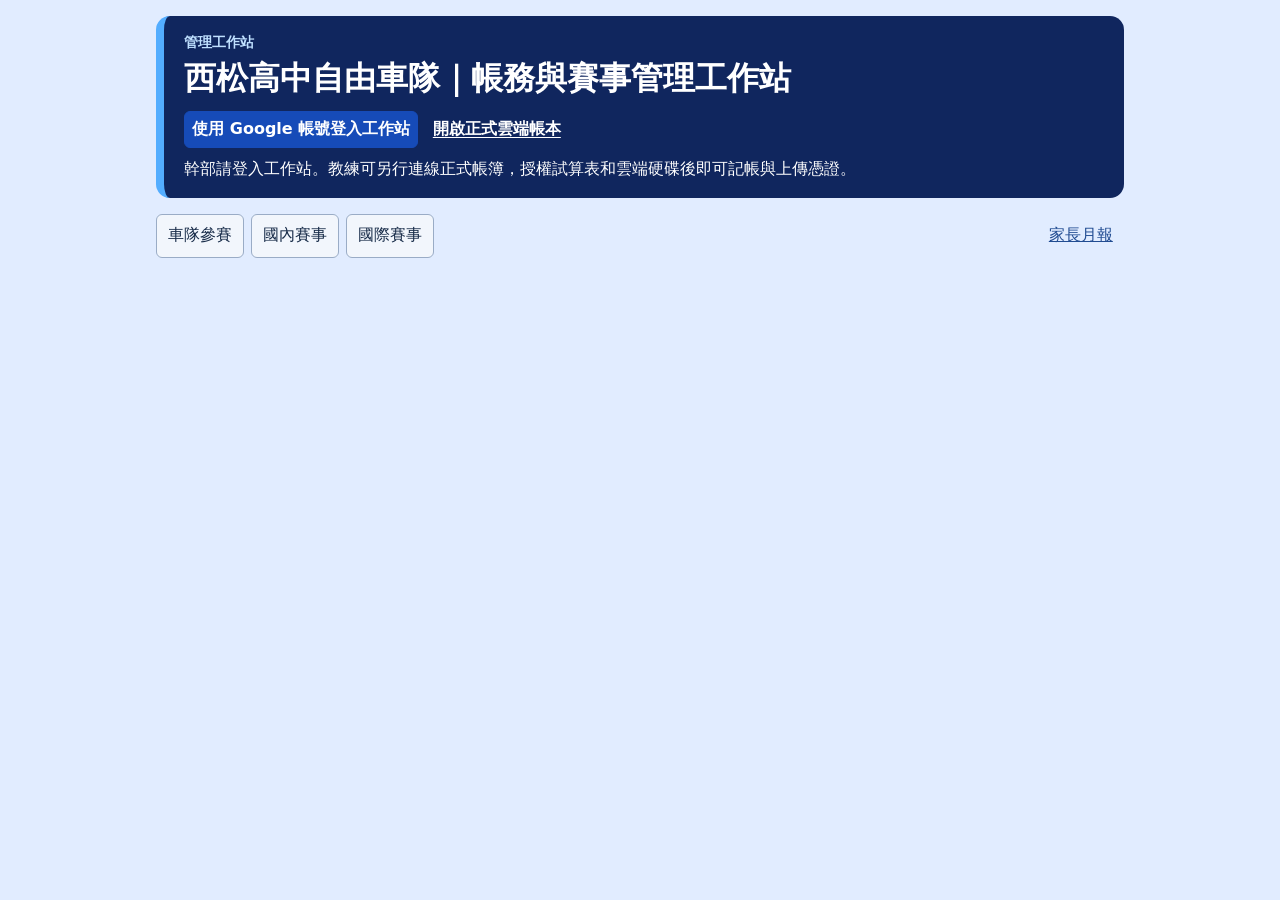
<file: index.html>
<!doctype html>
<html lang="zh-Hant">
<meta charset="utf-8">
<meta name="viewport" content="width=device-width,initial-scale=1">
<title>西松高中自由車隊｜帳務與賽事管理工作站</title>
<style>
*{box-sizing:border-box}body{margin:0;background:#e1ecff;color:#142547;font:1rem system-ui,sans-serif}main{max-width:1000px;margin:auto;padding:1rem}header,section{padding:1rem 1.25rem;border-radius:14px;margin-bottom:1rem;background:white}header{background:#10265e;color:white;border-left:8px solid #53adff;padding:1.15rem 1.25rem}h1,h2{margin:.3rem 0 .8rem}label{display:inline-grid;gap:.25rem;margin:.25rem .5rem .25rem 0}button,input,select{font:inherit;padding:.45rem;border:1px solid #7d9595;border-radius:6px}button{background:#f2f6fc;color:#182c49;border-color:#9aacc6;cursor:pointer}button[aria-pressed=true],.primary{background:#164bb8;border-color:#164bb8;color:white;font-weight:600}#days{display:grid;grid-template-columns:repeat(7,minmax(0,1fr));gap:.25rem;text-align:center}#days button{min-height:2.4rem;padding:.15rem}#totals{line-height:1.8}.row{padding:.75rem 0;border-top:1px solid #c8d6d6}.row strong{display:block;margin-bottom:.35rem;overflow-wrap:anywhere}.row button{margin:.2rem}#status{min-height:1.4em}#backup{margin:.3rem 0}
#workstationNav:not([hidden]){display:flex;flex-wrap:wrap;align-items:center;gap:.4rem;margin-bottom:1rem}
#workstationNav button,#workstationNav a{min-height:2.75rem;padding:.55rem .7rem}
#workstationNav a{display:inline-flex;align-items:center;margin-inline-start:auto;color:#214c92;white-space:nowrap}
.site-label{margin:0 0 .35rem;color:#bfe0ff;font-size:.85rem;font-weight:700}
header h1{font-size:clamp(1.35rem,3vw,2rem);line-height:1.25}
.header-actions{display:flex;align-items:center;flex-wrap:wrap;gap:.5rem .9rem}
.header-actions a{color:#fff;font-weight:600;text-underline-offset:.2em}
#ledgerSource{margin:.65rem 0 0}
button:focus-visible,a:focus-visible{outline:2px solid #376ed0;outline-offset:3px}
header button:focus-visible,header a:focus-visible{outline-color:#b8d3ff}
@media(max-width:540px){#workstationNav a{margin-inline-start:0}main{padding:.65rem}header,section{padding-inline:.9rem}}#raceList{overflow:auto}table{border-collapse:collapse;width:100%}th,td{text-align:left;padding:.6rem;border-bottom:1px solid #c8d6d6;vertical-align:top}td a{display:block;white-space:nowrap}.ledger-actions{display:flex;flex-wrap:wrap;gap:.6rem}.ledger-actions button{margin:0}.ledger-tools details,.ledger-tools #publishPanel{border-top:1px solid #c8d6d6;padding-top:.8rem;margin-top:.8rem}.ledger-tools summary{cursor:pointer;font-weight:600}.ledger-tools input{max-width:100%}.ledger-tools label{max-width:100%} #toolStatus:not([hidden]){padding:.55rem .75rem;background:#edf3f3;border-radius:6px}#tokenField[hidden]{display:none}#tokenField{width:min(100%,24rem)}#publishToken{width:100%}.ledger-advanced>summary{cursor:pointer;padding:.8rem 0} .receipt-fields{margin:.5rem 0 .75rem;min-width:0}.receipt-fields label{max-width:100%;min-width:0;margin-right:0}.receipt-fields input{box-sizing:border-box;max-width:100%;min-width:0}.receipt-fields input[type=file]{width:min(100%,32rem)}.receipt-fields summary{cursor:pointer;margin:.4rem 0} [data-result=success],[data-result=error]{display:block;width:fit-content;max-width:100%;padding:.4rem .6rem;border-radius:6px;font-weight:700;overflow-wrap:anywhere}[data-result=success]{color:#166534;background:#dcfce7}[data-result=error]{color:#991b1b;background:#fee2e2}.ledger-income strong{color:#166534}.ledger-expense strong{color:#991b1b}.dues-paid,.dues-unpaid{padding-inline:.65rem;font-weight:700}.dues-paid{background:#dcfce7;color:#166534}.dues-unpaid{background:#fee2e2;color:#991b1b}#equipmentForm,.equipment-heading,.equipment-row{display:flex;align-items:center;flex-wrap:wrap;gap:.5rem 1rem}
#equipmentForm{align-items:end}#equipmentForm label{margin:0;max-width:100%}#equipmentForm input{max-width:100%}
.equipment-heading{justify-content:space-between;margin-top:1.2rem}
.equipment-row>div{flex:1;min-width:min(12rem,100%);overflow-wrap:anywhere}
#equipment details{margin-top:1rem}#equipment button{min-height:2.75rem}
.attendance-grid{display:grid;grid-template-columns:repeat(3,minmax(0,1fr));gap:.8rem;margin:1rem 0}
.attendance-group{border:1px solid #cad7ea;border-radius:8px;min-width:0}
.attendance-group h3{margin:0;padding:.65rem .7rem;background:#e7eef9;border-radius:8px 8px 0 0}
.attendance-student{display:flex;align-items:center;justify-content:space-between;gap:.35rem;padding:.45rem .55rem;border-top:1px solid #e2e9f2}
.attendance-student select{max-width:61%;min-width:0}
@media(max-width:760px){.attendance-grid{grid-template-columns:1fr}.attendance-student select{max-width:70%}}
#briefDialog{width:min(900px,calc(100% - 2rem));max-height:85vh;border:1px solid #9aacc6;border-radius:12px;padding:1rem;color:#182c49}
#briefDialog::backdrop{background:#12234299}.brief-head{display:flex;justify-content:space-between;align-items:center;gap:.5rem}
#briefGroups{display:grid;grid-template-columns:repeat(auto-fit,minmax(min(100%,235px),1fr));gap:.6rem;margin:1rem 0}
.brief-group{border:1px solid #cad7ea;border-radius:8px;padding:.6rem;min-width:0}
.brief-group h3{margin:.2rem 0}.brief-note{border-top:1px solid #dce4ef;padding:.5rem 0;white-space:pre-wrap;overflow-wrap:anywhere}
#briefForm textarea{font:inherit;width:min(32rem,100%)}#briefForm .brief-text{display:grid;width:100%}
#financePermitLabel[hidden],#assetForm[hidden],#equipmentForm[hidden]{display:none}
.equipment-stock-group{margin:.75rem 0 1.15rem}.equipment-stock-group h3{margin:0;padding:.5rem .65rem;background:#edf3fc;border-radius:6px}.equipment-stock-group .equipment-row{padding-inline:.5rem}
</style>
<main>
<header><p class="site-label">管理工作站</p><h1>西松高中自由車隊｜帳務與賽事管理工作站</h1>
<div class="header-actions"><button type="button" id="openFinanceReview" hidden>帳務送審／審核</button><button type="button" id="roleLogin" class="primary" hidden>使用 Google 帳號登入工作站</button><button type="button" id="loadCloud" hidden>教練｜連線正式帳簿</button><a href="https://docs.google.com/spreadsheets/d/1oKpiOXH6U_5lv7bbhmL0_SWyb2ifmWZGt4aAZkL1eA8/edit?usp=drivesdk" target="_blank" rel="noopener noreferrer">開啟正式雲端帳本</a></div>
<p id="ledgerSource" role="status">幹部請登入工作站。教練可另行連線正式帳簿，授權試算表和雲端硬碟後即可記帳與上傳憑證。</p>
</header>
<section id="financeReview" hidden aria-labelledby="financeRole">
<h2 id="financeRole">帳務送審</h2>
<p>用款先申請，核准後再登載實際支出。收入和支出經教練確認後入帳。</p>
<form id="financeForm">
<label>類型<select id="financeKind"><option value="use">用款申請</option><option value="income">收入</option><option value="expense">支出</option></select></label>
<label>日期<input id="financeDate" type="date" required></label>
<label>用途<input id="financeTitle" required maxlength="180"></label>
<label>金額（元）<input id="financeAmount" type="number" min="0.01" max="1000000" step="0.01" required></label>
<label id="financePermitLabel" hidden>用款許可<select id="financePermit"></select></label>
<label>備註（入帳後會公開）<input id="financeNote" maxlength="300"></label>
<button type="submit" class="primary">送交審核</button>
</form>
<p><button type="button" id="financeSync" hidden>同步審核結果</button> <button type="button" id="financeClose">關閉</button></p>
<p id="financeReviewStatus" role="status"></p>
<div id="financeItems"></div>
</section>
<nav id="workstationNav" aria-label="工作站功能"><button data-view="ledger" hidden aria-pressed="true">收支帳本</button> <button data-view="dues" hidden aria-pressed="false">隊費繳納</button> <button data-view="contacts" hidden aria-pressed="false">通訊錄</button> <button data-view="attendance" hidden aria-pressed="false">差勤</button> <button data-view="equipment" hidden aria-pressed="false">器材借用</button> <button data-view="team" aria-pressed="false">車隊參賽</button> <button data-view="domestic" aria-pressed="false">國內賽事</button> <button data-view="international" aria-pressed="false">國際賽事</button> <a href="https://ahi0128.github.io/xisong-cycling-parent/#monthly-reports">家長月報</a> <button id="openBrief" type="button" hidden>今日交接</button></nav>
<div id="ledger" hidden>
<section>
<h2>選擇日期</h2><label>年份<input id="year" type="number" min="1900" max="9999" required></label><label>月份<select id="month"></select></label>
<div id="days" aria-label="月曆"></div><p id="totals"></p><details id="annualTotals" hidden><summary>查看年度合計</summary><p id="annual"></p></details>
</section>
<section><h2 id="entryTitle">新增收支</h2>
<p>新增收支會寫入正式雲端帳簿。首次儲存時請選擇有帳簿編輯權限的 Google 帳號。此分頁已設定發布權杖時，儲存也會更新家長月報（含用途與公開備註）。</p><script src="https://accounts.google.com/gsi/client" async></script>

<form id="entry">
<label>日期<input id="date" type="date" required></label>
<label>類型<select id="kind"><option value="income">收入</option><option value="expense">支出</option></select></label>
<label>品名／摘要<input id="title" required maxlength="180"></label>
<label>金額（元）<input id="amount" type="number" min="0.01" max="100000000" step="0.01" required></label>
<label>內部備註<input id="note" maxlength="400"></label>
<label>公開備註（選填，家長可見）<input id="publicNote" maxlength="400"></label>
<div class="receipt-fields">
<label>拍照或選擇憑證（JPG、PNG、PDF，正式登記最多 5 MB）<input id="receipt" type="file" accept="image/jpeg,image/png,application/pdf"></label>
<details id="receiptOptions"><summary>使用已上傳的憑證連結（選填）</summary>
<label>憑證檔案網址<input id="receiptLink" type="url" maxlength="500"></label>
<a href="https://drive.google.com/drive/folders/1le9FRlhP1b2yKYFwFC3VL16lNc4dbQGs" target="_blank" rel="noopener noreferrer">開啟收支憑證資料夾</a>
</details>
</div>
<button class="primary">儲存收支</button> <button type="button" id="cancel" hidden>取消編輯</button>
</form>
<p id="status" role="status"></p><h2 id="dayTitle"></h2><div id="records"></div>
</section>
<details class="ledger-advanced"><summary>發布設定與備援</summary>
<p><a href="https://script.google.com/macros/s/AKfycbzEgFoLSZ_XTZu21MLVSWYBLrnv5A59HZbPhDS3Vzn3rkyTPOA2AZA0BDHQepdeKoFdQQ/exec" target="_blank" rel="noopener noreferrer">開啟現有雲端登記入口</a></p>
<section class="ledger-tools"><h2>家長月報發布</h2>
<div class="ledger-actions">
<button type="submit" form="publish" id="openPublish" class="primary">重新發布所選月份</button>
</div>
<p>重新發布會讀取正式帳簿，可用於家長頁未更新時。</p>
<div id="autoBar" hidden><p id="autoStatus" role="status"></p><button type="button" id="stopAuto">停止自動同步</button></div>
<p id="toolStatus" role="status" hidden></p>
<div id="publishPanel">
<h3 id="publishHeading">發布月報到家長頁</h3>
<p id="publishPreview"></p><p id="publicDetails"></p>
<form id="publish"><label id="tokenField">GitHub 發布權杖<input id="publishToken" type="password" autocomplete="off" spellcheck="false"></label></form>

<p id="tokenStatus" role="status"></p><button id="forgetToken" type="button" hidden>清除本分頁權杖</button>
<p id="publishStatus" role="status"></p>
<details><summary>如何取得發布權杖？</summary>
<p>在 GitHub 建立細粒度權杖，選擇 <code>xisong-cycling-parent</code>，並將 <strong>Contents</strong> 設為 <strong>Read and write</strong>。同一個分頁貼一次即可重複使用。重新整理或關閉分頁後，須重新輸入。</p>
<p><a href="https://github.com/settings/personal-access-tokens/new" target="_blank" rel="noopener noreferrer">到 GitHub 建立發布權杖</a></p>
</details>
</div>
<details class="ledger-settings"><summary>本機舊帳本備份與還原</summary>
<button type="button" id="viewLocal" aria-pressed="false">查看本機舊帳本</button>
<p>備份範圍為目前瀏覽器保存的舊帳本。</p>
<button type="button" id="backup">備份本機帳本</button>
<h3>設定起始餘額</h3>
<p>只在建立帳本或校正起始金額時使用。每月餘額會自動帶到次月。</p>
<form id="opening"><label>第一筆紀錄前的餘額（元）<input id="balance" type="number" step=".01" min="-100000000" max="100000000" required></label><button>儲存餘額</button></form>
<h3>還原備份</h3>
<p>選擇先前下載的備份檔，確認後會取代目前瀏覽器的帳本。</p>
<label>帳本備份檔<input id="restore" type="file" accept=".json,application/json"></label>
</details>
<details class="ledger-settings"><summary>離線匯出月報（CSV）</summary>
<p>要離線製作月報時，請下載完整收支明細再選取檔案。</p>
<p><a href="https://docs.google.com/spreadsheets/d/1oKpiOXH6U_5lv7bbhmL0_SWyb2ifmWZGt4aAZkL1eA8/export?format=csv&amp;gid=1013939567" target="_blank" rel="noopener noreferrer">下載正式帳本收支明細 CSV</a></p>
<label>收支明細 CSV（選填）<input id="cloudCsv" type="file" accept=".csv,text/csv"></label>
<label>帳本初始餘額（同月結 B2）<input id="cloudOpening" type="number" step="0.01" value="0" required></label>

<p>匯出所選月份的摘要。若已有家長月報檔，可先選取它以保留其他月份。</p>
<label>既有月報檔（選填）<input id="existing" type="file" accept=".json,application/json"></label>
<button type="button" id="summary">下載月報摘要</button>
<p>要手動發布，可用下載的摘要取代家長版儲存庫的 <code>ledger-summary.json</code>。</p>
</details>
</section></details></div>
<section id="dues" hidden>
<h2>每月隊費繳納清單</h2>
<label>繳費月份<input id="duesMonth" type="month" required></label>
<form id="duesRateForm">
<label>每人應繳金額<select id="duesRateChoice" required><option value="">選擇本月金額</option><option value="2500">2,500 元</option><option value="custom">自訂金額</option></select></label>
<label id="duesRateCustomLabel" hidden>自訂金額（元）<input id="duesRateCustom" type="number" min="1" max="999999" step="1" disabled></label>
<button type="submit" id="duesRateApply">套用本月全體</button>
</form><p id="duesRateStatus" role="status"></p>
<p id="duesRosterStatus" role="status"></p><p id="duesTotals"></p>
<form id="duesAdd"><label>學生姓名或代號<input id="duesName" required maxlength="60"></label><button>加入本月清單</button></form>
<button type="button" id="startDues">帶入固定名單</button>
<button type="button" id="copyDues">帶入前一月名單</button>
<details><summary>雲端固定名單與本機備援</summary>
<p><a href="https://docs.google.com/spreadsheets/d/1oKpiOXH6U_5lv7bbhmL0_SWyb2ifmWZGt4aAZkL1eA8/edit#gid=26062301" target="_blank" rel="noopener noreferrer">編輯雲端固定名單（新增／退隊）</a> · <a href="https://docs.google.com/spreadsheets/d/1oKpiOXH6U_5lv7bbhmL0_SWyb2ifmWZGt4aAZkL1eA8/edit#gid=26062302" target="_blank" rel="noopener noreferrer">登記每月隊費繳納</a></p>
<p><a href="https://docs.google.com/spreadsheets/d/1oKpiOXH6U_5lv7bbhmL0_SWyb2ifmWZGt4aAZkL1eA8/export?format=csv&amp;gid=26062301" target="_blank" rel="noopener noreferrer">下載已建好的固定名單 CSV</a></p>
<label>匯入固定名單<input id="rosterFile" type="file" accept=".csv,text/csv"></label>
<form id="rosterAdd"><label>新增隊員姓名或代號<input id="rosterName" maxlength="60" required></label><button>加入固定名單</button></form>
<div id="rosterRows"></div>
</details>
<p>每月金額由教練設定，套用至該月全體未繳隊員。已繳紀錄保留原金額。確認實收會同步雲端繳納清單，並以今天為收款日入帳。既有本機勾選須先核對是否已入帳。本月名單調整仍保存在目前瀏覽器。</p>
<p id="duesStatus" role="status"></p><div id="duesRows"></div>
</section><section id="contacts" hidden>
<h2>車隊通訊錄</h2>
<p id="contactsStatus" role="status" hidden></p>
<label>隊員<select id="contactStudent" disabled><option value="">選擇隊員</option></select></label>
<form id="contactEditor" hidden>
<label>學生電話<input name="studentPhone" type="tel" maxlength="40"></label>
<label>家長／聯絡人<input name="guardian" maxlength="80"></label>
<label>家長電話<input name="guardianPhone" type="tel" maxlength="40"></label>
<label>備註<textarea name="note" maxlength="400"></textarea></label>
<label>學生 Email<input name="studentEmail" type="email" maxlength="254" autocomplete="off"></label>
<button class="primary">儲存聯絡資料</button>
</form>
</section><section id="attendance" hidden>
<h2>學生差勤</h2><p id="attendanceWeek"></p><div id="attendanceDays" class="ledger-actions" aria-label="本週日期"></div>
<form id="attendanceForm">
<label>日期<input id="attendanceDate" type="date" required></label>
<label>時段<select id="attendanceSession"><option>晨操</option><option>下午訓練</option><option>週六團練</option><option>其他</option></select></label>
<button id="attendanceToday" type="button">回到本週</button>
<button id="attendanceAll" type="button">未登錄者標為到課</button>
<p id="attendanceStatus" role="status" hidden></p><p>年段依隊費固定名單顯示。舊紀錄若找不到對應名單，會標為「待確認」。</p>
<div id="attendanceRows" class="attendance-grid"></div>
<button class="primary" id="attendanceSave" type="submit">儲存差勤</button>
</form>
</section>
<section id="equipment" hidden>
<h2>器材借用</h2>
<details><summary>新增器材</summary>
<p id="equipmentLoginRequired" hidden>請用上方「使用 Google 帳號登入工作站」登記器材、借出或歸還。</p><form id="assetForm" hidden>
<p>依類別自動編號。你可以在儲存前調整類別。</p>
<label>品名<input name="title" maxlength="100" required></label>
<label>類別<select name="category"></select></label>
<label>數量<input name="quantity" type="number" min="1" step="1" value="1" required></label>
<label>存放位置（選填）<input name="location" maxlength="100"></label>
<button class="primary">儲存器材</button>
</form></details>
<form id="equipmentForm" hidden>
<label>器材／編號<select id="equipmentItem" required><option value="">選擇器材</option></select></label>
<label>借用人<input id="equipmentBorrower" required maxlength="60"></label>
<label>數量<input id="equipmentQuantity" type="number" min="1" step="1" value="1" required></label><label>預計歸還日<input id="equipmentDue" type="date" required></label><button class="primary">登記借出</button>
</form>
<p id="equipmentStatus" role="status" hidden></p>
<div class="equipment-heading"><h3>借用中</h3><button id="equipmentRefresh" type="button">重新整理</button></div>
<div id="equipmentOpen"></div>

<details open><summary>器材庫存</summary>
<div class="ledger-actions"><label>類別<select id="equipmentCategory"></select></label>
<label>搜尋器材<input id="equipmentSearch" type="search" placeholder="品名、編號或存放位置"></label></div>
<div id="equipmentStock"></div></details>
<details><summary>已歸還紀錄</summary><div id="equipmentReturned"></div></details>
<dialog id="equipmentEditDialog" aria-labelledby="equipmentEditTitle">
<h3 id="equipmentEditTitle">編輯器材</h3>
<form id="equipmentEditForm">
<div id="equipmentEditFields"></div>
<p id="equipmentEditStatus" role="status" hidden></p>
<button type="submit" class="primary">儲存修改</button> <button id="equipmentEditCancel" type="button">取消</button>
</form>
</dialog>
</section><section id="races" hidden><h2 id="raceTitle"></h2><p id="teamRaceParentLink"><a href="https://ahi0128.github.io/xisong-cycling-parent/#team-calendar" target="_blank" rel="noopener noreferrer">查看家長頁的車隊參賽</a></p>
<details id="racePublishSettings"><summary>賽程發布設定</summary><label>GitHub 發布權杖（與家長月報共用） <input id="raceToken" type="password" autocomplete="off" spellcheck="false"></label></details>
<p id="raceStatus" role="status" hidden></p><div id="raceList"></div></section>
<dialog id="briefDialog" aria-labelledby="briefTitle">
<div class="brief-head"><h2 id="briefTitle">今日交接</h2><button id="briefClose" type="button">關閉</button></div>
<p id="briefDate"></p>
<section aria-label="今日值勤" style="padding:.75rem 1rem;margin-bottom:1rem;background:#edf4ff;border:1px solid #b6c9e9;border-radius:.65rem">
 <div role="status"><strong>本週值星</strong> <span id="briefWeeklyDuty">載入中…</span>　<strong>今日值日</strong> <span id="briefDailyDuty">載入中…</span></div>
 <details id="briefDutyEdit" hidden><summary>調整今日值勤</summary>
  <form id="briefDutyForm">
   <label>本週值星<input name="weekly" maxlength="40"></label>
   <label>今日值日<input name="daily" maxlength="80" placeholder="兩人可用頓號分開"></label>
   <label>停課或無訓練<input name="off" type="checkbox"></label>
   <button type="submit">儲存今日值勤</button>
   <small>兩欄留空且取消勾選後儲存，可恢復班表。</small>
  </form>
 </details>
</section>
<section id="briefLeave" hidden aria-labelledby="briefLeaveTitle">
<h3 id="briefLeaveTitle">差勤交接</h3>
<form id="briefLeaveForm" hidden>
<label>日期<input name="date" type="date" required></label>
<label>時段<select name="period" required><option>晨操</option><option>下午訓練</option><option>週六團練</option><option>其他</option></select></label>
<label>類型<select name="kind"><option>請假</option><option>預報遲到</option><option>預報早退</option><option>其他</option></select></label>
<label>原因（選填，限教練查看）<input name="reason" maxlength="200"></label>
<button type="submit" class="primary">送出差勤申請</button>
</form>
<div id="briefLeaveMine" hidden><h4>我的申請</h4><div id="briefLeaveOwnRows"></div></div>
<div id="briefLeaveBoard" hidden><h4>隊員差勤交接</h4><label>查看日期<input id="briefLeaveDate" type="date" required></label><div id="briefLeaveBoardRows"></div></div>
<p id="briefLeaveStatus" role="status"></p>
</section>
<p>通知對象會標在留言上。</p><button id="briefRefresh" type="button">重新整理留言</button>
<div id="briefGroups"></div>
<form id="briefForm">
<label>交接欄<select name="role" id="briefRole"></select></label>
<label>類型<select name="kind"><option>待辦事項</option><option>請假登記</option><option>訓練提醒</option><option>其他交接</option></select></label>
<label>通知對象<select name="audience" id="briefAudience"></select></label>
<label>留言人<input name="author" maxlength="40" required></label>
<label class="brief-text">事項<textarea name="body" rows="3" maxlength="500" required></textarea></label>
<button type="submit" class="primary">張貼留言</button>
</form>
<p id="briefStatus" role="status" hidden></p>
</dialog>
</main>
<script>
'use strict';
const $ = id => document.getElementById(id);
const today = new Intl.DateTimeFormat('sv-SE', {timeZone:'Asia/Taipei'}).format(new Date());
const pad = value => String(value).padStart(2,'0');
const money = cents => (cents/100).toLocaleString('zh-TW',{maximumFractionDigits:2})+' 元';
const monthKey = () => $('year').value+'-'+pad($('month').value);
const media = new Set(['image/jpeg','image/png','application/pdf']);
const sizeLimit = 8*1024*1024;
let state = {opening:0, rows:[]}, editing = null;
const db = new Promise((resolve,reject)=>{
 const request=indexedDB.open('xisong-workstation-ledger',1);
 request.onupgradeneeded=()=>request.result.createObjectStore('ledger');
 request.onsuccess=()=>resolve(request.result);
 request.onerror=()=>reject(request.error);
});
async function storage(mode, operation){
 const database=await db;
 return new Promise((resolve,reject)=>{
  const transaction=database.transaction('ledger',mode);
  const request=operation(transaction.objectStore('ledger'));
  transaction.oncomplete=()=>resolve(request.result);
  transaction.onabort=()=>reject(transaction.error);
 });
}
async function save(next){
 await storage('readwrite',store=>store.put(next,'data:formal'));
 state=next;
 queueAuto();
}
let cloudLedger;
let showingLocalLedger=false;
function totals(prefix){
 const ledger=showingLocalLedger?state:cloudLedger;
 let opening=ledger?.opening??0, income=0, expense=0;
 for(const row of ledger?.rows??[]){
  if(row.date.startsWith(prefix)) {
   if(row.kind==='income')income+=row.amount;
   else expense+=row.amount;
  }else if(row.date.slice(0,prefix.length)<prefix){
   opening+=row.kind==='income'?row.amount:-row.amount;
  }
 }
 return {opening,income,expense,closing:opening+income-expense};
}
function describe(value){
 return '期初 '+money(value.opening)+' ｜ 收入 '+money(value.income)+' ｜ 支出 '+money(value.expense)+' ｜ 期末 '+money(value.closing);
}
function button(name,action){
 const node=document.createElement('button');
 node.type='button';node.textContent=name;node.onclick=action;
 return node;
}
function feedback(message,target='status',result=''){
 const node=$(target);node.textContent=message;node.dataset.result=result;node.hidden=false;
}
function setDate(date){
 $('year').value=date.slice(0,4);
 $('month').value=Number(date.slice(5,7));
 $('date').value=date;
}
function reset(date){
 editing=null;
 $('date').readOnly=false;
 $('entry').reset();
 $('receiptOptions').open=false;
 setDate(date);
 $('entryTitle').textContent='新增收支';
 $('cancel').hidden=true;
}
function download(name,blob){
 const url=URL.createObjectURL(blob), anchor=document.createElement('a');
 anchor.href=url;anchor.download=name;anchor.click();
 setTimeout(()=>URL.revokeObjectURL(url),30000);
}
function jsonFile(name,object){download(name,new Blob([JSON.stringify(object,null,2)],{type:'application/json'}))}
function render(){
 const key=monthKey(), date=$('date').value;
 const ledger=showingLocalLedger?state:cloudLedger;
 const visibleRows=ledger?.rows??[];
 const y=Number($('year').value),m=Number($('month').value);
 $('days').replaceChildren(...[...'日一二三四五六'].map(day=>Object.assign(document.createElement('span'),{textContent:day})));
 const offset=new Date(Date.UTC(y,m-1,1)).getUTCDay();
 for(let i=0;i<offset;i++)$('days').append(document.createElement('span'));
 for(let day=1;day<=new Date(Date.UTC(y,m,0)).getUTCDate();day++){
  const target=key+'-'+pad(day);
  const count=visibleRows.filter(row=>row.date===target).length;
  const node=button(day+(count?' · '+count:''),()=>{reset(target);render()});
  node.setAttribute('aria-pressed',String(target===date));
  $('days').append(node);
 }
 $('totals').textContent=ledger?key+' ｜ '+describe(totals(key)):'';
 $('annualTotals').hidden=!ledger;
 $('publishHeading').textContent='發布 '+key+' 月報';
 $('publishPreview').textContent='發布前會從正式帳簿讀取最新資料並顯示金額供確認。';
 $('annual').textContent=y+' 年 ｜ '+describe(totals(String(y)));
 $('balance').value=state.opening/100;
 $('dayTitle').textContent=date+' 收支明細';
 $('records').replaceChildren();
 for(const row of visibleRows.filter(row=>row.date===date)){
  const item=document.createElement('div');item.className='row';
  const label=document.createElement('strong');
  label.textContent=(row.kind==='income'?'收入':'支出')+' ｜ '+row.title+' ｜ '+money(row.amount);
  item.append(label,document.createTextNode([row.note, row.publicNote&&'公開備註：'+row.publicNote].filter(Boolean).join(' ｜ ')));
  item.classList.add(row.kind==='income'?'ledger-income':'ledger-expense');
  if(!showingLocalLedger){
   if(row.receiptLink){
    const link=document.createElement('a');
    link.href=row.receiptLink;link.textContent='查看憑證';
    link.target='_blank';link.rel='noopener noreferrer';
    item.append(document.createTextNode(' '),link);
   }
   if(row.id&&!row.id.startsWith('dues:')){
    item.append(document.createTextNode(' '),button('編輯',()=>{
     reset(row.date);
     editing={...row,cloud:true};
     for(const key of ['kind','title','note','publicNote','receiptLink'])$(key).value=row[key]||'';
     $('receiptOptions').open=Boolean(row.receiptLink);
     $('amount').value=row.amount/100;
     $('date').readOnly=true;
     $('entryTitle').textContent='編輯正式收支';
     $('cancel').hidden=false;
     $('title').focus();
    }),button('刪除',event=>deleteCloudEntry(row,event.currentTarget)));
   }
   $('records').append(item);continue;
  }
  item.append(button('編輯',()=>{
   reset(row.date);editing=row;
   for(const key of ['kind','title','note','publicNote'])$(key).value=row[key]||'';
   $('amount').value=row.amount/100;
   $('entryTitle').textContent='編輯收支';
   $('cancel').hidden=false;$('title').focus();
  }));
  if(row.receipt)item.append(button('下載憑證',async()=>{
   try{download(row.receiptName,await (await fetch(row.receipt)).blob())}catch{feedback('憑證無法讀取。','status','error')}
  }));
  item.append(button('移除',async()=>{
   if(!confirm('移除這筆收支與憑證？'))return;
   try{await save({...state,rows:state.rows.filter(other=>other.id!==row.id)});reset(date);render();feedback('已移除。','status','success')}catch{feedback('移除失敗。','status','error')}
  }));
  $('records').append(item);
 }
 if(!$('records').children.length)$('records').textContent=ledger?'當日尚無紀錄。':'連線後會顯示當日正式收支明細。';
}
function readReceipt(file){
 return new Promise((resolve,reject)=>{
  const reader=new FileReader();
  reader.onload=()=>resolve(reader.result);reader.onerror=()=>reject(reader.error);
  reader.readAsDataURL(file);
 });
}
function operation(id,event,run){
 $(id).addEventListener(event,async e=>{
  e.preventDefault();
  const control=e.submitter||(event==='click'?e.currentTarget:null);
  if(control)control.disabled=true;
  try{await run()}catch(error){feedback(error.message||'操作失敗。',id==='entry'?'status':'toolStatus','error')}
  finally{if(control)control.disabled=false}
 });
}
function validDate(value){
 return typeof value==='string' && /^\d{4}-\d{2}-\d{2}$/.test(value) &&
  Number(value.slice(0,4))>=1900 && Number.isFinite(Date.parse(value)) &&
  new Date(value).toISOString().slice(0,10)===value;
}
function validRow(row){
 return row && typeof row.id==='string' && validDate(row.date) &&
  ['income','expense'].includes(row.kind) && typeof row.title==='string' && typeof row.note==='string' &&
  Number.isSafeInteger(row.amount) && row.amount>0 && row.amount<=10000000000 &&
  (!row.receipt || (typeof row.receiptName==='string' && typeof row.receipt==='string' &&
    /^data:(image\/jpeg|image\/png|application\/pdf);base64,[A-Za-z0-9+/=]+$/.test(row.receipt) &&
    row.receipt.length<=Math.ceil(sizeLimit/3)*4+64));
}
const parentSite='https://ahi0128.github.io/xisong-cycling-parent/';
const raceViews={team:['車隊參賽','team-races.json'],domestic:['國內賽事','races.json'],international:['國際賽事','international-races.json']};
const teamRaceEndpoint='https://api.github.com/repos/ahi0128/xisong-cycling-parent/contents/team-races.json';
const raceKey=event=>JSON.stringify([event.title,event.start]);
let teamRaceCache;
let racePublishPending=false;
async function readRaceFeed(path){
 const response=await fetch(path===raceViews.international[1]?path:parentSite+path,{cache:'no-store'});
 if(!response.ok)throw new Error('無法讀取賽程。');
 const feed=await response.json();
 if(!Array.isArray(feed.events))throw new Error('賽程格式不符。');
 return feed;
}
function updateTeamRace(feed,event,selected){
 const exists=feed.events.some(entry=>raceKey(entry)===raceKey(event));
 if(exists===selected)return null;
 if(!selected)return {...feed,events:feed.events.filter(entry=>raceKey(entry)!==raceKey(event))};
 const {title,start,end,venue,discipline,registrationDeadline,registrationNote,registrationUrl,source}=event;
 if(!title||!validDate(start)||(end&&(!validDate(end)||end<start)))throw new Error('賽事名稱或日期不完整。');
 const entry={title,start,end,venue,discipline,registrationDeadline,registrationNote,registrationUrl,source};
 return {...feed,events:[...feed.events,entry].sort((a,b)=>a.start.localeCompare(b.start))};
}
async function toggleTeamRace(event,checkbox){
 const selected=checkbox.checked;
 const token=$('raceToken').value.trim()||$('publishToken').value.trim()||rememberedToken;
 if(racePublishPending||!token){
  checkbox.checked=!selected;
  if(!token){
   $('racePublishSettings').open=true;
   $('raceToken').focus();
   feedback('請貼上發布權杖，再勾選賽事。','raceStatus','error');
  }
  return;
 }
 racePublishPending=true;
 for(const input of $('raceList').querySelectorAll('input'))input.disabled=true;
 feedback('正在更新車隊參賽…','raceStatus');
 const headers={Authorization:'Bearer '+token,Accept:'application/vnd.github+json','X-GitHub-Api-Version':'2022-11-28'};
 try{
  for(let attempt=0;attempt<3;attempt++){
   const response=await fetch(teamRaceEndpoint+'?ref=main',{headers,cache:'no-store',redirect:'error'});
   if(!response.ok)throw new Error('無法讀取發布清單（'+response.status+'）。請確認權杖權限。');
   const file=await response.json();
   if(file.encoding!=='base64'||!file.sha)throw new Error('無法確認發布清單版本。');
   const feed=JSON.parse(new TextDecoder().decode(Uint8Array.from(atob(file.content),character=>character.charCodeAt(0))));
   const next=updateTeamRace(feed,event,selected);
   if(next){
    const payload=new TextEncoder().encode(JSON.stringify(next,null,2)+'\n');
    const content=btoa(Array.from(payload,byte=>String.fromCharCode(byte)).join(''));
    const result=await fetch(teamRaceEndpoint,{method:'PUT',redirect:'error',headers:{...headers,'Content-Type':'application/json'},body:JSON.stringify({message:selected?'Confirm team race':'Remove team race',content,sha:file.sha,branch:'main'})});
    if(result.status===409&&attempt<2)continue;
    if(!result.ok)throw new Error('發布失敗（'+result.status+'）。請確認權杖可寫入家長頁儲存庫。');
   }
   teamRaceCache=next||feed;
   rememberToken(token);
   $('raceToken').value='';
   $('publishToken').value='';
   if(activeView==='team'||activeView==='domestic')await switchView(activeView);
   feedback((selected?'已確認參賽。':'已取消參賽。')+'家長頁會在部署後更新。','raceStatus','success');
   break;
  }
 }catch(error){
  checkbox.checked=!selected;
  feedback(error.message,'raceStatus','error');
 }finally{
  racePublishPending=false;
  for(const input of $('raceList').querySelectorAll('input'))input.disabled=false;
 }
}
let activeView='ledger';
let raceRequest=0;
const equipmentRange=range=>'/values/'+encodeURIComponent("'器材借用'!"+range);
let equipmentBusy=false;
let equipmentAssets=[];
const equipmentToday=()=>new Intl.DateTimeFormat('sv-SE',{timeZone:'Asia/Taipei'}).format(new Date());
const equipmentTime=value=>/^\d{4}-\d{2}-\d{2}$/.test(value)?value:new Intl.DateTimeFormat('zh-TW',{timeZone:'Asia/Taipei',dateStyle:'medium',timeStyle:'short'}).format(new Date(value));
async function readEquipment(){
 const {values=[]}=await equipmentData('loans');
 if(values[0]?.[0]!=='登記識別碼'||values[0]?.[9]!=='備註')throw new Error('器材借用分頁欄位不符。');
 return values.slice(1).flatMap(([id,item,borrower,out,back,code,due,quantity,returned,note],index)=>{
  const qty=Number(quantity||1);
  const received=returned!==undefined&&returned!==''?Number(returned):back?qty:0;
  return id?[{id,item,borrower,out,back,code,due,qty,received,note,left:Math.max(0,qty-received),row:index+2}]:[];
 });
}
async function equipmentData(key){
 if(window.workstationRole?.active())return {values:(await window.workstationRole.request('equipment.read'))[key]};
 return sheetsRequest(key==='loans'?equipmentRange('A1:J'):'/values/'+encodeURIComponent("'器材清單'!A1:G"));
}
async function equipmentSnapshot(){
 const [records,{values=[]}]=await Promise.all([readEquipment(),equipmentData('assets')]);
 if(values[0]?.[0]!=='物品編號')throw new Error('器材清單欄位不符。');
 const outstanding=new Map();
 for(const entry of records)outstanding.set(entry.code,(outstanding.get(entry.code)||0)+entry.left);
 const assets=values.slice(1).filter(row=>row[0]&&!row[6]).map(([code,name,category,total,location,note])=>{
  const loaned=outstanding.get(code)||0;
  return {code,name,category,total,location,note,loaned,available:Math.max(0,Number(total)-loaned)};
 });
 assets.sort(compareEquipmentAssets);
 return {records,assets};
}
const equipmentEditDialog=$('equipmentEditDialog');
const equipmentEditForm=$('equipmentEditForm');
let equipmentEdit;
$('equipmentEditCancel').onclick=()=>equipmentEditDialog.close();
equipmentEditDialog.addEventListener('cancel',event=>{if(equipmentBusy)event.preventDefault()});
function openEquipmentEdit(action, record) {
 const asset=action==='equipment.editAsset';
 const fields=asset
  ? [['name','品名',record.name,180],['category','類別',record.category],
   ['quantity','總數量',record.total,'number'],['location','存放位置',record.location,180],['note','備註',record.note,400]]
  : [['borrower','借用人',record.borrower,120],['due','預計歸還日',record.due,'date'],
   ['quantity','借出數量',record.qty,'number'],['note','備註',record.note,400]];
 const original=asset ? [record.name,record.category,Number(record.total),record.location||'',record.note||'']
  : [record.borrower,record.due||'',record.qty,record.received,record.note||''];
 equipmentEdit={action,code:record.code,id:record.id,original};
 $('equipmentEditTitle').textContent=(asset?'編輯器材':'編輯借用')+' ｜ '+(record.code||record.item||'');
 $('equipmentEditStatus').hidden=true;
 $('equipmentEditFields').replaceChildren(...fields.map(([key,title,value,type])=>{
  const label=document.createElement('label');
  const input=document.createElement(key==='category'?'select':'input');
  if(key==='category') {
   const categories=[...assetPrefixes.keys()];
   for(const group of categories)input.add(new Option(group,group));
   if(value&&!categories.includes(value))input.add(new Option(value,value));
  } else {
   input.type=typeof type==='number'?'text':type;
   if(typeof type==='number')input.maxLength=type;
   if(type==='number'){ input.min=String(asset?1:Math.max(1,record.received)); input.step='1'; }
  }
  input.name=key;
  input.value=value??'';
  input.required=['name','borrower','quantity','category'].includes(key);
  label.append(title,input);
  return label;
 }));
 equipmentEditDialog.showModal();
}
equipmentEditForm.onsubmit=async event=>{
 event.preventDefault();
 if(equipmentBusy||!equipmentEdit||!window.workstationRole?.can(equipmentEdit.action))return;
 const formData=Object.fromEntries(new FormData(equipmentEditForm));
 formData.quantity=Number(formData.quantity);
 const edit=equipmentEdit;
 equipmentBusy=true;
 for(const control of equipmentEditForm.querySelectorAll('input,select,button'))control.disabled=true;
 try{
  const {action,...identity}=edit;
  const result=await window.workstationRole.request(action,{...formData,...identity});
  if(result.saved!==1)throw new Error('無法確認修改結果。');
  equipmentEditDialog.close();
  try{
   const selectedCategory=$('equipmentCategory').value;
   await refreshEquipment(edit.action==='equipment.editAsset'&&selectedCategory?formData.category:undefined);
   feedback('已儲存修改。','equipmentStatus','success')}
  catch{feedback('修改已儲存，請重新整理器材清單。','equipmentStatus','error')}
 }catch(error){feedback(error.message,'equipmentEditStatus','error')}
 finally{
  equipmentBusy=false;
  for(const control of equipmentEditForm.querySelectorAll('input,select,button'))control.disabled=false;
 }
};
function removeEquipmentAsset(asset){
 if(!window.workstationRole?.can('equipment.removeAsset'))return;
 if(!confirm('從器材庫移除 '+asset.code+' ｜ '+asset.name+'？\n既有借用紀錄會保留。'))return;
 return runEquipment(async()=>{
  const result=await window.workstationRole.request('equipment.removeAsset',{code:asset.code,name:asset.name});
  if(result.saved!==1)throw new Error('無法確認刪除結果。');
  try{await refreshEquipment()}catch{throw new Error('器材已移除，請重新整理庫存。')}
 },'已從器材庫移除。');
}
function renderEquipmentStock(){
 const category=$('equipmentCategory').value;
 const query=$('equipmentSearch').value.trim().normalize('NFKC').toLowerCase();
 const list=$('equipmentStock');
 list.replaceChildren();
 const groups=new Map();
 for(const asset of equipmentAssets){
  const group=asset.category||'其他';
  if(category&&category!==group)continue;
  const search=[asset.code,asset.name,asset.location].filter(Boolean).join(' ').normalize('NFKC').toLowerCase();
  if(query&&!search.includes(query))continue;
  if(!groups.has(group))groups.set(group,[]);
  groups.get(group).push(asset);
 }
 for(const [categoryName,assets] of groups){
  const group=document.createElement('div');
  group.className='equipment-stock-group';
  const heading=document.createElement('h3');
  heading.textContent=categoryName+'（'+assets.length+' 項）';
  group.append(heading);
  for(const asset of assets){
   const line=document.createElement('div');line.className='row equipment-row';
   const info=document.createElement('div');
   info.textContent=asset.code+' ｜ '+asset.name+' ｜ 可用 '+asset.available+'/'+asset.total+
    (asset.loaned>Number(asset.total)?' ｜ 借出超出庫存，請核對':'')+
    (asset.location?' ｜ '+asset.location:'')+(asset.note?' ｜ '+asset.note:'');
   line.append(info);
   if(window.workstationRole?.can('equipment.editAsset')){
    const editButton=button('編輯器材資料',()=>openEquipmentEdit('equipment.editAsset',asset));
    editButton.setAttribute('aria-label','編輯器材資料：'+asset.name+' '+asset.code);
    line.append(editButton);
   }
   if(window.workstationRole?.can('equipment.removeAsset')){
    const removeButton=button('刪除器材',()=>removeEquipmentAsset(asset));
    removeButton.setAttribute('aria-label','刪除器材：'+asset.name+' '+asset.code);
    line.append(removeButton);
   }
   group.append(line);
  }
  list.append(group);
 }
 if(!groups.size)list.textContent='沒有符合條件的器材。';
}
async function refreshEquipment(preferredCategory){
 const canWrite=Boolean(window.workstationRole?.active());
 $('assetForm').hidden=!canWrite;
 $('equipmentForm').hidden=!canWrite;
 $('equipmentLoginRequired').hidden=canWrite;
 const {records,assets}=await equipmentSnapshot();
 equipmentAssets=assets;
 const selector=$('equipmentItem'), previous=selector.value;
 selector.replaceChildren(new Option('選擇器材',''),...assets.map(a=>{
  const option=new Option(a.code+' ｜ '+a.name+'（可用 '+a.available+'）',a.code);
  option.disabled=!a.available;return option;
 }));
 if(assets.some(a=>a.code===previous&&a.available))selector.value=previous;
 const category=$('equipmentCategory'),previousCategory=preferredCategory??category.value;
 const categories=[...new Set(assets.map(a=>a.category||'其他'))];
 category.replaceChildren(new Option('全部',''),...categories.map(name=>new Option(name,name)));
 if(categories.includes(previousCategory))category.value=previousCategory;
 renderEquipmentStock();
 const known=new Set(assets.map(a=>a.code));
 for(const [target,returned] of [['equipmentOpen',false],['equipmentReturned',true]]){
  const list=$(target);
  list.replaceChildren();
  const entries=records.filter(record=>(record.left===0)===returned)
   .sort((a,b)=>String(b.back||b.out).localeCompare(String(a.back||a.out)));
  if(!entries.length)list.textContent=returned?'尚無歸還紀錄。':'目前沒有借出的器材。';
  for(const record of entries){
   const line=document.createElement('div');line.className='row equipment-row';
   const info=document.createElement('div');
   const name=document.createElement('strong');
   name.textContent=[record.code,record.item,record.borrower].filter(Boolean).join(' ｜ ');
   const outDate=String(record.out||'').slice(0,10);
   const review=!record.due||!outDate||record.due<outDate;
   const status=returned?'已歸還':review?'期限待核對':record.due<equipmentToday()?'逾期':'借出中';
   const date=record.out?'借出 '+equipmentTime(record.out):'借出日待補';
   info.append(name,document.createTextNode(status+' ｜ '+date+(record.due?' ｜ 應還 '+record.due:'')+
    ' ｜ 未還 '+record.left+'/'+record.qty+(record.back?' ｜ 最近歸還 '+equipmentTime(record.back):'')+
    (record.code&&!known.has(record.code)?' ｜ 編號待核對':'')+(record.note?' ｜ '+record.note:'')));
   line.append(info);
   if(window.workstationRole?.can('equipment.editLoan'))line.append(button('編輯',()=>openEquipmentEdit('equipment.editLoan',record)));
   if(!returned&&window.workstationRole?.active())line.append(button('登記歸還',()=>{
    const answer=prompt('請輸入本次歸還數量',String(record.left));
    if(answer===null)return;
    const count=Number(answer);
    return runEquipment(async()=>{
     const current=(await readEquipment()).find(entry=>entry.id===record.id);
     if(!current||!Number.isSafeInteger(count)||count<1||count>current.left)throw new Error('歸還數量須介於 1 與目前未還數量之間。');
     const r=window.workstationRole?.active()
      ? {totalUpdatedCells:2*(await window.workstationRole.request('equipment.return',{id:record.id,quantity:count})).saved}
      : await sheetsRequest('/values:batchUpdate',{method:'POST',body:JSON.stringify({valueInputOption:'RAW',data:[
      {range:"'器材借用'!E"+current.row,values:[[new Date().toISOString()]]},
      {range:"'器材借用'!I"+current.row,values:[[current.received+count]]}
     ]})});
     if(r.totalUpdatedCells!==2)throw new Error('無法確認歸還結果。');
     try{await refreshEquipment()}catch{throw new Error('已登記歸還，但清單載入失敗，請按重新整理。')}
    },'已登記歸還。');
   }));
   list.append(line);
  }
 }
}
$('equipmentCategory').onchange=renderEquipmentStock;
$('equipmentSearch').oninput=renderEquipmentStock;
const assetPrefixes=new Map([
 ['輪組','WHL'],['車架','FRM'],['休息把套件','AER'],['手把','BAR'],['坐墊／座管','SAD'],
 ['電子功率','ELC'],['齒盤傳動','DRV'],['踏板','PDL'],['安全裝備','SAF'],
 ['工具維修','TLS'],['訓練設備','TRN'],['運輸收納','STO'],['其他','OTH']
]);
const assetCollator=new Intl.Collator('zh-Hant-TW',{numeric:true});
function compareEquipmentAssets(a,b){
 return assetCollator.compare(a.category||'其他',b.category||'其他')||
  assetCollator.compare(a.name,b.name)||assetCollator.compare(a.code,b.code);
}
function nextEquipmentCode(category,assets){
 const prefix=assetPrefixes.get(category);
 if(!prefix)throw new Error('請選擇器材類別。');
 let last=0;
 for(const asset of assets){
  const code=String(asset.code).normalize('NFKC').trim().toUpperCase();
  if(asset.category!==category&&!code.startsWith(prefix+'-'))continue;
  const suffix=Number(code.match(/-(\d+)$/)?.[1]);
  if(Number.isSafeInteger(suffix))last=Math.max(last,suffix);
 }
 if(!Number.isSafeInteger(last+1))throw new Error('器材編號已達上限。');
 return prefix+'-'+String(last+1).padStart(3,'0');
}
const assetClasses=[
 ['輪組',/輪組|碟輪|板輪|輪圈|前輪|後輪|花鼓|外胎|內胎/],
 ['車架',/車架|前叉|場地車|公路車|整車/],
 ['休息把套件',/休息把|延伸把|肘墊|\baerobar\b/i],
 ['手把',/手把|彎把|龍頭|把立/],
 ['坐墊／座管',/坐墊|座墊|座管|坐管/],
 ['電子功率',/功率|碼表|車錶|心率|感測器|garmin|wahoo/i],
 ['齒盤傳動',/齒盤|齒片|飛輪|大盤|曲柄|鏈條|變速/],
 ['踏板',/踏板|卡踏|扣片/],
 ['安全裝備',/安全帽|計時帽|頭盔|護具|車燈|反光衣/],
 ['工具維修',/工具|扳手|打氣筒|維修架|補胎/],
 ['訓練設備',/訓練台|滾筒|測功台/],
 ['運輸收納',/車袋|車箱|輪袋|收納|攜車架/]
];
function guessAssetCategory(title){
 const matches=assetClasses.filter(([,pattern])=>pattern.test(title));
 return matches.length===1?matches[0][0]:'其他';
}
const assetForm=$('assetForm');
const assetTitle=assetForm.elements.namedItem('title');
const assetCategory=assetForm.elements.namedItem('category');
let manualAssetCategory=false;
assetCategory.replaceChildren(new Option('其他','其他'),...assetClasses.map(([name])=>new Option(name,name)));
assetTitle.addEventListener('input',()=>{
 if(!manualAssetCategory)assetCategory.value=guessAssetCategory(assetTitle.value);
});
assetCategory.addEventListener('change',()=>{manualAssetCategory=true});
assetForm.onsubmit=event=>{
 event.preventDefault();
 if(!window.workstationRole?.active())return;
 const fields=new FormData(assetForm);
 const name=fields.get('title').trim(),category=fields.get('category');
 let code;
 const quantity=Number(fields.get('quantity'));
 return runEquipment(async()=>{
  const {assets}=await equipmentSnapshot();
  if(!name||!Number.isSafeInteger(quantity)||quantity<1)throw new Error('請填寫品名及正整數數量。');
  code=nextEquipmentCode(category,assets);
  const range='/values/'+encodeURIComponent("'器材清單'!A1:F");
  const values=[[code,name,category,quantity,fields.get('location').trim(),'']];
  const registered=window.workstationRole?.active()
   ? await window.workstationRole.request('equipment.register',{name,category,quantity,location:values[0][4]}) : null;
  if(registered)code=registered.code;
  const result=registered ? {updates:{updatedRows:registered.saved}} : await sheetsRequest(range+':append?valueInputOption=RAW&insertDataOption=INSERT_ROWS',{
   method:'POST',body:JSON.stringify({values})
  });
  if(result.updates?.updatedRows!==1)throw new Error('無法確認新增結果。');
  assetForm.reset();
  manualAssetCategory=false;
  try{await refreshEquipment()}catch{throw new Error('器材已新增，清單載入失敗，請按重新整理。')}
 },()=> '已新增器材 '+code+'，並依類別排序。');
};

async function runEquipment(action,message){
 if(equipmentBusy)return;
 equipmentBusy=true;
 const status='equipmentStatus';
 feedback('正在讀取雲端借用紀錄…',status);
 const section=$('equipment');
 for(const control of section.querySelectorAll('input,select,button'))control.disabled=true;
 try{
  if(!window.workstationRole?.active())await authorizeSheets();
  await action();
  if(message)feedback(typeof message==='function'?message():message,status,'success');
  else $(status).hidden=true;
 }catch(error){feedback(error.message,status,'error')}
 finally{
  equipmentBusy=false;
  for(const control of section.querySelectorAll('input,select,button'))control.disabled=false;
 }
}
$('equipmentRefresh').onclick=()=>runEquipment(refreshEquipment);
$('equipmentForm').onsubmit=event=>{
 event.preventDefault();
 if(!window.workstationRole?.active())return;
 const form=event.currentTarget;
 const code=$('equipmentItem').value,borrower=$('equipmentBorrower').value.trim();
 const qty=Number($('equipmentQuantity').value),due=$('equipmentDue').value;
 return runEquipment(async()=>{
  const {assets}=await equipmentSnapshot();
  const asset=assets.find(a=>a.code===code);
  if(!asset||!borrower||!Number.isSafeInteger(qty)||qty<1||qty>asset.available)throw new Error('請確認器材、借用人及可用數量。');
  if(!due||due<equipmentToday())throw new Error('預計歸還日不得早於今天。');
  const response=window.workstationRole?.active()
   ? {updates:{updatedRows:(await window.workstationRole.request('equipment.borrow',{code,borrower,quantity:qty,due})).saved}}
   : await sheetsRequest(equipmentRange('A1:J')+':append?valueInputOption=RAW&insertDataOption=INSERT_ROWS',{
   method:'POST',body:JSON.stringify({values:[[crypto.randomUUID(),asset.name,borrower,new Date().toISOString(),'',code,due,qty,0,'']]})
  });
  if(response.updates?.updatedRows!==1)throw new Error('無法確認借出結果。');
  form.reset();
  try{await refreshEquipment()}catch{throw new Error('已登記借出，但清單載入失敗，請按重新整理。')}
 },'已登記借出。');
};

const attendanceOptions=['','到課','缺課','遲到','早退','遲到及早退','請假'];
const attendanceColumns=['日期','時段','姓名','差勤','登錄時間'];
const attendanceDate=$('attendanceDate'),attendanceSession=$('attendanceSession');
const attendanceRange='/values/'+encodeURIComponent("'學生差勤'!A1:E");
let attendanceBusy=false,attendanceReady=false,attendanceNames=[],attendanceGrades=new Map(),attendanceLog=[],attendanceOriginal=new Map();
function currentAttendanceDate(){
 return new Intl.DateTimeFormat('sv-SE',{timeZone:'Asia/Taipei'}).format(new Date());
}
function attendanceWeekBounds(date){
 const d=new Date(date+'T00:00:00Z');
 d.setUTCDate(d.getUTCDate()-(d.getUTCDay()+6)%7);
 const start=d.toISOString().slice(0,10);
 d.setUTCDate(d.getUTCDate()+6);
 return [start,d.toISOString().slice(0,10)];
}
function attendanceRecordsFor(date,session,log){
 const entries=new Map();
 for(const [day,slot,name,status] of log){
  if(day===date&&slot===session&&name&&attendanceOptions.includes(status||''))entries.set(name,status||'');
 }
 return entries;
}
function renderAttendance(){
 if(!attendanceDate.value)return;
 const date=attendanceDate.value;
 const [start,end]=attendanceWeekBounds(date);
 $('attendanceWeek').textContent=start+' 至 '+end+(start===attendanceWeekBounds(currentAttendanceDate())[0]?'（本週）':'（歷史紀錄）');
 const days=$('attendanceDays');days.replaceChildren();
 const weekday=['一','二','三','四','五','六','日'];
 for(let i=0;i<7;i++){
  const d=new Date(start+'T00:00:00Z');d.setUTCDate(d.getUTCDate()+i);
  const key=d.toISOString().slice(0,10);
  const control=button((d.getUTCMonth()+1)+'/'+d.getUTCDate()+'（'+weekday[i]+'）',()=>{
   attendanceDate.value=key;
   if(i===5)attendanceSession.value='週六團練';
   else if(attendanceSession.value==='週六團練')attendanceSession.value='晨操';
   attendanceDate.onchange();
  });
  control.disabled=key>currentAttendanceDate();
  control.setAttribute('aria-pressed',String(key===date));
  days.append(control);
 }
 attendanceOriginal=attendanceRecordsFor(date,attendanceSession.value,attendanceLog);
 const names=[...new Set([...attendanceNames,...attendanceOriginal.keys()])];
 const list=$('attendanceRows');list.replaceChildren();
 for(const grade of ['高三','高二','高一','待確認']){
  const members=names.filter(name=>(attendanceGrades.get(name)||'待確認')===grade);
  if(!members.length&&grade==='待確認')continue;
  const group=document.createElement('div');
  group.className='attendance-group';
  const heading=document.createElement('h3');
  heading.textContent=grade+'（'+members.length+' 人）';
  group.append(heading);
  for(const name of members){
   const row=document.createElement('div');
   row.className='attendance-student';
   const label=document.createElement('span');
   label.textContent=name;
   row.append(label);
   const select=document.createElement('select');
  select.dataset.student=name;
  select.setAttribute('aria-label',name+' 差勤');
  for(const status of attendanceOptions)select.add(new Option(status||'未登錄',status));
  select.value=attendanceOriginal.get(name)||'';
   row.append(select);
   group.append(row);
  }
  list.append(group);
 }
 $('attendanceSave').disabled=attendanceBusy||!attendanceReady||date>currentAttendanceDate()||!names.length;
}
function selectAttendanceToday(){
 attendanceDate.max=currentAttendanceDate();
 attendanceDate.value=attendanceDate.max;
 attendanceSession.value=new Date(attendanceDate.value+'T00:00:00Z').getUTCDay()===6?'週六團練':'晨操';
}
async function runAttendance(action){
 if(attendanceBusy)return;
 attendanceBusy=true;
 const dayControls=$('attendanceDays');
 dayControls.inert=true;
 const controls=$('attendanceForm');
 for(const el of controls.querySelectorAll('input,select,button'))el.disabled=true;
 try{if(!window.workstationAttendance?.active())await authorizeSheets();await action()}
 catch(error){feedback(error.message,'attendanceStatus','error')}
 finally{
  attendanceBusy=false;
  dayControls.inert=false;
  for(const el of controls.querySelectorAll('input,select,button'))el.disabled=false;
  $('attendanceSave').disabled=!attendanceReady||!attendanceDate.value||attendanceDate.value>currentAttendanceDate()||!$('attendanceRows').querySelector('select');
 }
}
async function loadAttendance(){
 if(!attendanceDate.value)selectAttendanceToday();
 return runAttendance(async()=>{
  if(window.workstationAttendance?.active()){
   const date=attendanceDate.value,period=attendanceSession.value;
   const result=await window.workstationAttendance.read(date,period);
   attendanceGrades=new Map(result.roster.map(({name,grade})=>[name,['高一','高二','高三'].includes(grade)?grade:'待確認']));
   attendanceNames=[...attendanceGrades.keys()];
   attendanceLog=Object.entries(result.statuses).map(([name,status])=>[date,period,name,status]);
   attendanceReady=true;
   renderAttendance();
   return;
  }
  const [roster,log]=await Promise.all([
   sheetsRequest('/values/'+encodeURIComponent("'隊費固定名單'!A:B")),
   sheetsRequest(attendanceRange)
  ]);
  if(roster.values?.[0]?.[0]?.trim()!=='姓名'||roster.values?.[0]?.[1]?.trim()!=='年級'||attendanceColumns.some((col,i)=>log.values?.[0]?.[i]!==col))throw new Error('雲端差勤或隊費名單欄位不符。');
  const gradeOrder=['高一','高二','高三'];
  attendanceGrades=new Map(roster.values.slice(1).flatMap(([name,grade])=>{
   const key=String(name??'').trim();
   const year=String(grade??'').trim();
   return key?[[key,gradeOrder.includes(year)?year:'待確認']]:[];
  }));
  attendanceNames=[...attendanceGrades.keys()].sort((a,b)=>
   [...gradeOrder,'待確認'].indexOf(attendanceGrades.get(a))-
   [...gradeOrder,'待確認'].indexOf(attendanceGrades.get(b)));
  attendanceLog=log.values.slice(1);
  attendanceReady=true;
  renderAttendance();
 });
}
selectAttendanceToday();
attendanceDate.onchange=attendanceSession.onchange=()=>{
 if(window.workstationAttendance?.active()){attendanceReady=false;return loadAttendance()}
 renderAttendance();
};
$('attendanceToday').onclick=()=>{selectAttendanceToday();return loadAttendance()};
$('attendanceAll').onclick=()=>{
 for(const select of $('attendanceRows').querySelectorAll('select'))if(!select.value)select.value='到課';
};
$('attendanceForm').onsubmit=event=>{
 event.preventDefault();
 if(!attendanceReady||!attendanceDate.value||attendanceDate.value>currentAttendanceDate())return;
 const changes=[...$('attendanceRows').querySelectorAll('select')].filter(el=>el.value!==(attendanceOriginal.get(el.dataset.student)||''));
 if(!changes.length){feedback('沒有需要儲存的變更。','attendanceStatus');return}
 const vals=changes.map(el=>[attendanceDate.value,attendanceSession.value,el.dataset.student,el.value,new Date().toISOString()]);
 return runAttendance(async()=>{
  if(window.workstationAttendance?.active()){
   const [date,period]=vals[0];
   const result=await window.workstationAttendance.write(date,period,vals.map(([, ,name,status])=>({name,status})));
   if(result.saved!==vals.length)throw new Error('未能確認差勤寫入結果。');
   attendanceLog.push(...vals);
   renderAttendance();
   feedback('已儲存 '+vals.length+' 筆差勤。','attendanceStatus','success');
   return;
  }
  const result=await sheetsRequest(attendanceRange+':append?valueInputOption=RAW&insertDataOption=INSERT_ROWS',{method:'POST',body:JSON.stringify({values:vals})});
  if(result.updates?.updatedRows!==vals.length)throw new Error('未能確認差勤寫入結果。請重新開啟差勤分頁核對。');
  attendanceLog.push(...vals);
  renderAttendance();
  feedback('已儲存 '+vals.length+' 筆差勤。','attendanceStatus','success');
 });
};

const contactHeaders=["姓名","年級","學生電話","家長／聯絡人","家長電話","備註","學生 Email"];
const contactDataRange=range=>'/values/'+encodeURIComponent("'車隊通訊錄'!"+range);
const contactForm=$('contactEditor'),contactPicker=$('contactStudent');
const contactFields=['studentPhone','guardian','guardianPhone','note','studentEmail'];
let contactRows=[],contactBusy=false;
async function readContacts(){
 const {values=[]}=await sheetsRequest(contactDataRange('A1:G'));
 if(contactHeaders.some((name,i)=>values[0]?.[i]!==name))throw new Error('雲端通訊錄欄位不符。');
 return values.slice(1).map((cells,i)=>({cells,row:i+2})).filter(record=>record.cells[0]);
}
function editContact(){
 const record=contactRows.find(row=>row.cells[0]===contactPicker.value);
 contactForm.hidden=!record;
 if(record)contactFields.forEach((field,i)=>{contactForm.elements.namedItem(field).value=record.cells[i+2]??''});
}
async function runContactAction(action){
 if(contactBusy)return;
 contactBusy=true;
 const controls=[...$('contacts').querySelectorAll('input,select,textarea,button')];
 for(const control of controls)control.disabled=true;
 try{await authorizeSheets();await action()}
 catch(error){feedback(error.message,'contactsStatus','error')}
 finally{contactBusy=false;for(const control of controls)control.disabled=false;contactPicker.disabled=!contactRows.length}
}
async function loadContacts(){
 return runContactAction(async()=>{
  contactRows=await readContacts();
  const selected=contactPicker.value;
  const gradeOrder=['高三','高二','高一'];
  contactPicker.replaceChildren(new Option('選擇隊員',''),...contactRows.toSorted((a,b)=>gradeOrder.indexOf(a.cells[1])-gradeOrder.indexOf(b.cells[1])).map(({cells:[name,grade]})=>new Option(grade+' ｜ '+name,name)));
  contactPicker.value=contactRows.some(r=>r.cells[0]===selected)?selected:'';
  editContact();
  feedback('已載入 '+contactRows.length+' 位隊員。','contactsStatus','success');
 });
}
contactPicker.onchange=editContact;
contactForm.onsubmit=event=>{
 event.preventDefault();
 const selected=contactPicker.value;
 const original=contactRows.find(record=>record.cells[0]===selected);
 const values=contactFields.map(field=>contactForm.elements.namedItem(field).value.trim());
 if(!original)return;
 return runContactAction(async()=>{
  const latest=await readContacts();
  const matches=latest.filter(record=>record.cells[0]===selected);
  if(matches.length!==1)throw new Error('無法確認這位隊員的通訊錄列。');
  const current=matches[0];
  if(values.some((_,i)=>String(current.cells[i+2]??'')!==String(original.cells[i+2]??'')))throw new Error('資料已由其他人更新，請重新開啟通訊錄再核對。');
  const result=await sheetsRequest(contactDataRange('C'+current.row+':G'+current.row)+'?valueInputOption=RAW',{method:'PUT',body:JSON.stringify({values:[values]})});
  if(result.updatedRows!==1)throw new Error('未能確認聯絡資料已儲存。');
  current.cells=[...current.cells.slice(0,2),...values];
  contactRows=latest;
  feedback('已儲存 '+selected+' 的聯絡資料。','contactsStatus','success');
 });
};
async function switchView(view){
 activeView=view;
 const current=++raceRequest;
 for(const control of document.querySelectorAll('[data-view]')){
  control.setAttribute('aria-pressed',String(control.dataset.view===view));
 }
 $('ledger').hidden=view!=='ledger';
 $('dues').hidden=view!=='dues';
 $('equipment').hidden=view!=='equipment';
 $('attendance').hidden=view!=='attendance';
 $('contacts').hidden=view!=='contacts';
 $('races').hidden=!Object.hasOwn(raceViews,view);
 if(view==='contacts'){await loadContacts();return}
 if(view==='attendance'){await loadAttendance();return}
 if(view==='equipment'){await runEquipment(refreshEquipment);return}
 if(view==='dues'){
  renderDues();
  try{await loadDuesRoster()}catch(error){feedback('無法載入雲端固定名單：'+error.message,'duesRosterStatus','error')}
  return;
 }
 if(view==='ledger')return;
 const [title,path]=raceViews[view];
 const international=view==='international';
 const canManageRaces=!international&&(Boolean(cloudLedger)||Boolean(window.workstationRole?.isCoach()));
 $('racePublishSettings').hidden=!canManageRaces;
 $('teamRaceParentLink').hidden=international;
 if(!canManageRaces)$('raceStatus').hidden=true;
 const panel=$('raceList');
 $('raceTitle').textContent=title;
 panel.textContent='載入中…';
 try{
  const teamFeed=international?{events:[]}:teamRaceCache||await readRaceFeed(raceViews.team[1]);
  const {events}=view==='team'?teamFeed:await readRaceFeed(path);
  const confirmed=new Set(teamFeed.events.map(raceKey));
  if(current!==raceRequest||activeView!==view)return;
  const upcoming=events.filter(event=>(event.end||event.start)>=today)
   .sort((a,b)=>a.start.localeCompare(b.start));
  if(!upcoming.length){panel.textContent='目前沒有已公告的即將舉行賽事。';return}
  const table=document.createElement('table');
  const head=table.createTHead().insertRow();
  for(const title of (international?['比賽日期','賽事','地點','直播','官方資訊']:[...(canManageRaces?['確認參賽']:[]),'比賽日期','賽事','地點','報名期限','連結'])){
   const th=document.createElement('th');th.scope='col';th.textContent=title;head.append(th);
  }
  const body=table.createTBody();
  for(const event of upcoming){
   const row=body.insertRow();
   if(canManageRaces){
   const checkbox=document.createElement('input');
   checkbox.type='checkbox';
   checkbox.checked=confirmed.has(raceKey(event));
   checkbox.disabled=racePublishPending;
   checkbox.setAttribute('aria-label','確認參賽：'+event.title+' '+event.start);
   checkbox.addEventListener('change',()=>toggleTeamRace(event,checkbox));
   row.insertCell().append(checkbox);
   }
   row.insertCell().textContent=event.displayDate||(event.end&&event.end!==event.start?event.start+' 至 '+event.end:event.start);
   row.insertCell().textContent=[event.title,event.discipline,event.status].filter(Boolean).join(' · ');
   row.insertCell().textContent=event.venue||'待公告';
   if(international){
    const live=row.insertCell();
    const official=row.insertCell();
    for(const [cell,url,label,fallback] of [[live,event.liveUrl,'觀看直播','待公告'],[official,event.source,'官方賽程','—']]){
     if(typeof url!=='string'||!/^https:\/\//i.test(url)){cell.textContent=fallback;continue}
     const link=document.createElement('a');
     link.href=url;link.textContent=label;link.target='_blank';link.rel='noopener noreferrer';
     cell.append(link);
    }
    continue;
   }
   const deadline=event.registrationDeadline;
   row.insertCell().textContent=[deadline&&deadline+(deadline<today?'（已截止）':''),event.registrationNote].filter(Boolean).join(' · ')||'待公告';
   const links=row.insertCell();
   for(const [url,label] of [[event.registrationUrl,'報名'],[event.source,'公告']]){
    if(typeof url!=='string'||!/^https?:\/\//i.test(url))continue;
    const link=document.createElement('a');link.href=url;link.textContent=label;
    link.target='_blank';link.rel='noopener noreferrer';links.append(link);
   }
  }
  panel.replaceChildren(table);
 }catch{
  if(current===raceRequest)panel.textContent='暫時無法載入賽事。請再點一次此分頁重試。';
 }
}
for(const control of document.querySelectorAll('[data-view]')){
 control.addEventListener('click',()=>switchView(control.dataset.view));
}
let rememberedToken='';
function rememberToken(token){
 rememberedToken=token;
 $('forgetToken').hidden=!token;
 $('tokenField').hidden=Boolean(token);
 $('tokenStatus').textContent=token?'此分頁已記住權杖，下次可直接發布。':'要發布家長月報，請在上方貼上 GitHub 發布權杖。平常登記收支不需要權杖。';
}
let autoSession=null;
let autoTimer;
function queueAuto(){
 const session=autoSession;
 if(!session)return;
 clearTimeout(autoTimer);
 autoTimer=setTimeout(()=>syncAuto(session),900);
}
async function syncAuto(session){
 if(autoSession!==session)return;
 if(session.busy){session.pending=true;return}
 const values=totals(session.month);
 const allowed=publicDetailsFor(session.month);
 const current=JSON.stringify([values,allowed]);
 if(current===session.last)return;
 session.busy=true;
 const status=$('autoStatus');
 status.textContent=session.month+' 月報同步中…';
 try{
  await publishMonth(session.token,session.month,values,allowed);
  session.last=current;
  if(autoSession===session)status.textContent=session.month+' 已同步並讀回確認，共 '+allowed.length+' 筆收支，'+allowed.filter(item=>item.note.trim()).length+' 筆有備註。家長頁會在部署後更新。';
 }catch(error){
  if(autoSession===session)status.textContent=session.month+' 同步失敗。'+error.message+' 可停止後重新啟用。';
 }finally{
  session.busy=false;
  if(session.pending&&autoSession===session){session.pending=false;queueAuto()}
 }
}

function publicDetailsFor(month){
 return cleanPublicDetails(state.rows.filter(row=>row.date.startsWith(month+'-'))
  .map(row=>({date:row.date,kind:row.kind,category:row.title,amount:row.amount/100,note:row.publicNote||''})),month)
  .sort((a,b)=>a.date.localeCompare(b.date));
}
function renderPublicDetails(month){
 const details=publicDetailsFor(month);
 $('publicDetails').textContent='本月將公開 '+details.length+' 筆收支，其中 '+details.filter(item=>item.note.trim()).length+' 筆有備註。用途顯示帳本的品名／摘要。';
}
function cleanPublicDetails(details,month){
 if(!Array.isArray(details))return [];
 return details.filter(item=>item&&validDate(item.date)&&item.date.startsWith(month+'-')&&
  ['income','expense'].includes(item.kind)&&typeof item.category==='string'&&item.category.trim()&&
  Number.isFinite(item.amount)&&item.amount>0).map(({date,kind,category,amount,note})=>({date,kind,category,amount,note:typeof note==='string'?note.slice(0,400):''}));
}
const summaryKeys=['opening','income','expense','closing'];
function mergeReport(reports,month,values,details=[]){
 if(!Array.isArray(reports)||!reports.every(row=>row&&/^\d{4}-(0[1-9]|1[0-2])$/.test(row.month)&&summaryKeys.every(key=>typeof row[key]==='number'&&Number.isFinite(row[key])))){
  throw new Error('家長月報格式不符，原有資料已保留。');
 }
 const clean=reports.filter(row=>row.month!==month).map(row=>({
  month:row.month,...Object.fromEntries(summaryKeys.map(key=>[key,row[key]])),...(row.details?{details:cleanPublicDetails(row.details,row.month)}:{})
 }));
 clean.push({month,...Object.fromEntries(summaryKeys.map(key=>[key,values[key]/100])),...(details.length?{details:cleanPublicDetails(details,month)}:{})});
 clean.sort((a,b)=>a.month.localeCompare(b.month));
 return {year:Number(clean.at(-1).month.slice(0,4)),reports:clean};
}
function reportFingerprint(report){
 return JSON.stringify([summaryKeys.map(key=>report[key]),cleanPublicDetails(report.details,report.month).map(item=>JSON.stringify(item)).sort()]);
}
async function verifyPublicationBase(reports,month,values,details){
 const existing=reports.find(report=>report.month===month);
 if(!existing)return;
 const base=await storage('readonly',store=>store.get('published:'+month));
 if(base===reportFingerprint(existing))return;
 const available=new Map();
 for(const item of cleanPublicDetails(details,month)){
  const key=JSON.stringify(item);
  available.set(key,(available.get(key)||0)+1);
 }
 const prior=cleanPublicDetails(existing.details,month);
 const complete=prior.every(item=>{
  const key=JSON.stringify(item),count=available.get(key)||0;
  if(!count)return false;
  available.set(key,count-1);
  return true;
 });
 const priorTotal=kind=>prior.filter(item=>item.kind===kind).reduce((sum,item)=>sum+Math.round(item.amount*100),0);
 if(!complete||values.opening!==Math.round(existing.opening*100)||
   priorTotal('income')!==Math.round(existing.income*100)||priorTotal('expense')!==Math.round(existing.expense*100)){
  throw new Error('已保留家長頁原月報。這個瀏覽器的帳本和已發布版本不一致，請使用原裝置的完整帳本核對。');
 }
}
async function publishMonth(token,month,values,details,{fromCloud=false}={}){
 const endpoint='https://api.github.com/repos/ahi0128/xisong-cycling-parent/contents/ledger-summary.json';
 const headers={Authorization:'Bearer '+token,Accept:'application/vnd.github+json','X-GitHub-Api-Version':'2022-11-28'};
 const maxAttempts=fromCloud?3:1;
 for(let attempt=1;attempt<=maxAttempts;attempt++){
  const current=await fetch(endpoint+'?ref=main',{headers,cache:'no-store',redirect:'error'});
  if(!current.ok)throw new Error('無法讀取 GitHub 月報（'+current.status+'）。請確認權杖及儲存庫權限。');
  const file=await current.json();
  if(file.encoding!=='base64'||!file.sha)throw new Error('無法驗證現有月報版本。');
  const source=new TextDecoder().decode(Uint8Array.from(atob(file.content),character=>character.charCodeAt(0)));
  const reports=JSON.parse(source).reports;
  let ledger;
  if(fromCloud){
   ledger=await loadCloudLedger();
   ({values,details}=buildCloudMonth(ledger.rows,month,ledger.opening));
  }
  const report=mergeReport(reports,month,values,details);
  if(ledger){
   for(const later of report.reports.filter(item=>item.month>month)){
    const {values:balance}=buildCloudMonth(ledger.rows,later.month,ledger.opening);
    later.opening=balance.opening/100;
    later.closing=(balance.opening+Math.round(later.income*100)-Math.round(later.expense*100))/100;
   }
  }
  if(!fromCloud)await verifyPublicationBase(reports,month,values,details);
  const payload=new TextEncoder().encode(JSON.stringify(report,null,2)+'\n');
  const content=btoa(Array.from(payload,byte=>String.fromCharCode(byte)).join(''));
  const result=await fetch(endpoint,{
   method:'PUT',headers:{...headers,'Content-Type':'application/json'},redirect:'error',
   body:JSON.stringify({branch:'main',sha:file.sha,message:'Publish ledger summary with notes for '+month,content})
  });
  if(result.status===409&&attempt<maxAttempts)continue;
  if(result.status===409)throw new Error('同時有人更新了月報，請重新發布以合併最新資料。');
  if(!result.ok)throw new Error('GitHub 拒絕發布（'+result.status+'）。請確認 Contents 有寫入權限。');
  const update=await result.json();
  const verification=await fetch(endpoint+'?ref='+encodeURIComponent(update.commit.sha),{headers,cache:'no-store',redirect:'error'});
  if(!verification.ok)throw new Error('GitHub 已接收發布，但暫時無法讀回確認備註。');
  const saved=await verification.json();
  const decoded=new TextDecoder().decode(Uint8Array.from(atob(saved.content),character=>character.charCodeAt(0)));
  if(decoded!==new TextDecoder().decode(payload))throw new Error('GitHub 回讀的月報與送出內容不同。');
  try{
   await storage('readwrite',store=>store.put(reportFingerprint(report.reports.find(item=>item.month===month)),'published:'+month));
  }catch(error){console.warn('無法在此瀏覽器保存月報版本。',error);}
  return update.commit.sha;
 }
}
function canPublishFromWorkstation(){
 return Boolean(window.workstationRole?.can('report.publish'));
}
async function publishOfficialMonth(month, values, details){
 if(canPublishFromWorkstation()){
  const result=await window.workstationRole.request('report.publish',{month});
  if(!result.published?.includes(month))throw new Error('家長月報待發布。');
  return true;
 }
 const token=$('publishToken').value.trim()||rememberedToken;
 if(!token)return false;
 await publishMonth(token,month,values,details,{fromCloud:true});
 rememberToken(token);
 $('publishToken').value='';
 return true;
}
const duesRateKey='xisong.monthly-dues.v1';
let cloudDuesRates;
const duesRateId=month=>200000000+Number(month.replace('-',''));
function parseDuesRate(value){
 return /^[1-9]\d{0,5}$/.test(String(value))?Number(value)*100:0;
}
async function readDuesRates(){
 const lookup={metadataKey:duesRateKey,visibility:'DOCUMENT'};
 const result=await sheetsRequest('/developerMetadata:search',{
  method:'POST',body:JSON.stringify({dataFilters:[{developerMetadataLookup:lookup}]})
 });
 const rates=new Map();
 for(const {developerMetadata:entry} of result.matchedDeveloperMetadata||[]){
  const [month,yuan]=String(entry.metadataValue).split(':');
  const amount=parseDuesRate(yuan);
  if(!validDuesMonth(month)||!amount||rates.has(month)||entry.metadataId!==duesRateId(month))
   throw new Error('雲端隊費金額設定有誤。');
  rates.set(month,amount);
 }
 return rates;
}
function renderDuesRate(){
 const amount=cloudDuesRates?.get(duesMonth());
 $('duesRateStatus').textContent=!cloudDuesRates?'尚未載入雲端金額。':amount?'本月每人應繳 '+money(amount)+'。':'本月尚未設定金額。';
}
function resetDuesRateChoice(){
 $('duesRateForm').reset();
 $('duesRateChoice').onchange();
}
async function applyDuesRate(event){
 event.preventDefault();
 if(duesWritePending)return;
 const month=duesMonth();
 const choice=$('duesRateChoice').value;
 const amount=parseDuesRate(choice==='custom'?$('duesRateCustom').value:choice);
 if(!validDuesMonth(month)||!amount)return;
 if(!confirm('將 '+month+' 全體未繳隊員的應繳金額設為每人 '+money(amount)+'？'))return;
 duesWritePending=true;
 $('duesRateApply').disabled=true;
 try{
  await authorizeSheets();
  const rates=await readDuesRates();
  const prior=rates.get(month);
  if(prior!==cloudDuesRates?.get(month)){
   cloudDuesRates=rates;
   renderDues();
   throw new Error('本月金額已在其他裝置更新，請確認畫面後再套用。');
  }
  if(prior!==amount){
   const metadataId=duesRateId(month);
   const metadataValue=month+':'+amount/100;
   const request=prior?{updateDeveloperMetadata:{
    dataFilters:[{developerMetadataLookup:{metadataId,metadataKey:duesRateKey,metadataValue:month+':'+prior/100}}],
    developerMetadata:{metadataValue},fields:'metadataValue'
   }}:{createDeveloperMetadata:{
    developerMetadata:{metadataId,metadataKey:duesRateKey,metadataValue,visibility:'DOCUMENT',location:{spreadsheet:true}}
   }};
   await sheetsRequest(':batchUpdate',{method:'POST',body:JSON.stringify({requests:[request]})});
  }
  cloudDuesRates=await readDuesRates();
  renderDues();
  if(cloudDuesRates.get(month)!==amount)throw new Error('雲端金額已變更，請確認後再套用。');
  if(duesMonth()===month)resetDuesRateChoice();
  feedback(month+' 已套用每人 '+money(amount)+'。','duesStatus','success');
 }catch(error){feedback(error.message,'duesStatus','error')}
 finally{duesWritePending=false;$('duesRateApply').disabled=false}
}
const duesHeaders=['繳費月份','姓名／代號','應繳金額','實繳金額','繳費日期','繳費狀態','備註'];
async function readDuesPayments(){
 const {values=[]}=await sheetsRequest('/values/'+encodeURIComponent("'每月隊費繳納'!A:G"));
 if(duesHeaders.some((name,index)=>values[0]?.[index]!==name))throw new Error('雲端繳納分頁欄位不符。');
 return values.slice(1).flatMap((row,index)=>{
  const [month,name,expected,received,date,status,note]=row;
  return validDuesMonth(month)&&name?[{month,name,expected:toCloudCents(expected),received:toCloudCents(received),date:date||'',status,paid:status==='已繳',note:note||'',cloud:true,rowIndex:index+1}]:[];
 });
}
async function recordDuesPayment(item){
 if(duesWritePending)return;
 const month=duesMonth(),paid=!(item.cloud&&item.paid);
 if(!validDuesMonth(month))return;
 const monthlyDues=cloudDuesRates?.get(month);
 if(paid&&!monthlyDues){feedback('請先設定並套用本月隊費金額。','duesStatus','error');return}
 const action=paid?'確認已實收 '+money(monthlyDues)+'？若這筆已手動入帳，請取消。':'更正為未繳，並撤銷系統入帳的這筆收入？';
 if(!confirm(month+' ｜ '+item.name+'\n'+action))return;
 duesWritePending=true;
 let written=false;
 try{
  await authorizeSheets();
  const [payments,{values=[]},rates]=await Promise.all([
   readDuesPayments(),sheetsRequest('/values/'+encodeURIComponent("'收支明細'!A:G")),readDuesRates()
  ]);
  cloudDuesRates=rates;
  if(paid&&rates.get(month)!==monthlyDues){
   renderDues();
   throw new Error('本月金額已變更，請核對後再登記。');
  }
  const matches=payments.filter(row=>row.month===month&&row.name===item.name);
  const current=matches[0];
  const id='dues:'+month+':'+item.name;
  const linked=values.flatMap((row,index)=>index&&row[6]===id?[index]:[]);
  if(matches.length>1||linked.length>1)throw new Error('同一位隊員有重複紀錄，請先核對帳簿。');
  if(current&&(current.status!==(item.cloud?item.status:'未繳')||
      !['已繳','未繳'].includes(current.status)))
   throw new Error('雲端繳納狀態已變更，請重新載入後操作。');
  if(!paid&&(!current||linked.length!==1||toCloudCents(values[linked[0]][2])!==current.received))
   throw new Error('找不到與這筆繳費金額相符的系統收入，請核對原入帳紀錄。');
  if(paid&&linked.length&&values[linked[0]].slice(0,6).some(Boolean))
   throw new Error('這筆隊費已有入帳紀錄，請先核對。');
  if(values[0]?.[6]&&values[0][6]!=='登記識別碼')throw new Error('帳簿識別欄格式不符。');
  const date=paid?new Intl.DateTimeFormat('sv-SE',{timeZone:'Asia/Taipei'}).format(new Date()):'';
  const receiptMonth=(date||current.date).replaceAll('/','-').slice(0,7);
  const cell=value=>value===''?{}:{userEnteredValue:typeof value==='number'?{numberValue:value}:{stringValue:value}};
  const write=(sheetId,rowIndex,fields)=>{
   const values=fields.map(cell);
   const ledgerDate=sheetId===1013939567&&fields[0];
   const dateFormat={numberFormat:{type:'DATE',pattern:'yyyy/mm/dd'}};
   if(ledgerDate)values[0]=cell(Date.parse(ledgerDate)/86400000+25569);
   if(rowIndex===undefined){
    if(ledgerDate)values[0].userEnteredFormat=dateFormat;
    const mask=ledgerDate?'userEnteredValue,userEnteredFormat.numberFormat':'userEnteredValue';
    return [{appendCells:{sheetId,rows:[{values}],fields:mask}}];
   }
   const update={updateCells:{start:{sheetId,rowIndex,columnIndex:0},rows:[{values}],fields:'userEnteredValue'}};
   if(!ledgerDate)return [update];
   return [update,{updateCells:{start:{sheetId,rowIndex,columnIndex:0},rows:[{values:[{userEnteredFormat:dateFormat}]}],fields:'userEnteredFormat.numberFormat'}}];
  };
  const requests=[];
  if(!values[0]?.[6])requests.push({updateCells:{start:{sheetId:1013939567,rowIndex:0,columnIndex:6},rows:[{values:[cell('登記識別碼')]}],fields:'userEnteredValue'}});
  requests.push(
   ...write(26062302,current?.rowIndex,[month,item.name,(paid?monthlyDues:rates.get(month)||current.expected)/100,paid?monthlyDues/100:0,date,paid?'已繳':'未繳',current?.note||'']),
   ...write(1013939567,linked[0],paid?[date,'隊費（'+month+'）',monthlyDues/100,'','','',id]:['','','','','','',id])
  );
  await sheetsRequest(':batchUpdate',{method:'POST',body:JSON.stringify({requests})});
  written=true;
  cloudDuesPayments=await readDuesPayments();
  renderDues();
  await loadCloudLedger();
  const published=await publishOfficialMonth(receiptMonth);
  feedback(published?'雲端繳納清單、收支帳簿及家長月報已更新。':'雲端繳納清單與收支帳簿已更新，家長月報待發布。','duesStatus',published?'success':'error');
 }catch(error){
  try{cloudDuesPayments=await readDuesPayments();renderDues()}catch{}
  feedback((written?'已入帳，後續同步未完成：':'未確認寫入：')+error.message,'duesStatus','error');
 }finally{duesWritePending=false}
}
function duesMonth(){return $('duesMonth').value}
function validDuesMonth(month){return /^\d{4}-(0[1-9]|1[0-2])$/.test(month)}
let cloudDuesRoster, cloudDuesPayments;
let duesWritePending=false;
async function loadDuesRoster(){
 feedback('正在載入雲端固定名單…','duesRosterStatus');
 await authorizeSheets();
 const [{values=[]}, payments, rates]=await Promise.all([
  sheetsRequest('/values/'+encodeURIComponent("'隊費固定名單'!A:B")),readDuesPayments(),readDuesRates()
 ]);
 cloudDuesPayments=payments;
 cloudDuesRates=rates;
 if(values[0]?.[0]?.trim()!=='姓名')throw new Error('找不到姓名欄。');
 const names=[...new Set(values.slice(1).map(row=>String(row?.[0]??'').trim()).filter(Boolean))];
 if(!validRoster(names))throw new Error('雲端名單有格式錯誤。');
 cloudDuesRoster=names;
 renderDues();
 feedback('已載入雲端固定名單，共 '+names.length+' 人。','duesRosterStatus','success');
}
function duesList(month=duesMonth()){
 const saved=state.dues?.[month]||[];
 if(!cloudDuesRoster||month!==duesMonth())return saved.filter(item=>!item.excluded);
 const statuses=new Map(saved.map(item=>[item.name,item]));
 const fixed=cloudDuesRoster.map(name=>statuses.get(name)||{name,paid:false});
 const monthly=(cloudDuesPayments||[]).filter(item=>item.month===month);
 const byName=new Map([...fixed,...saved.filter(item=>!cloudDuesRoster.includes(item.name))].map(item=>[item.name,item]));
 for(const item of monthly){
  const excluded=statuses.get(item.name)?.excluded&&item.status==='未繳'&&item.received===0;
  byName.set(item.name,{...byName.get(item.name),...item,excluded});
 }
 return [...byName.values()].filter(item=>!item.excluded);
}
function validDues(data){
 return data===undefined||(data&&typeof data==='object'&&!Array.isArray(data)&&Object.entries(data).every(([month,items])=>
  validDuesMonth(month)&&Array.isArray(items)&&items.every(item=>item&&typeof item.name==='string'&&item.name.trim()&&item.name.length<=60&&
   typeof item.paid==='boolean')&&new Set(items.map(item=>item.name)).size===items.length));
}
function renderDues(){
 renderDuesRate();
 renderRoster();
 const items=duesList();
 const paid=items.filter(item=>item.paid&&item.cloud).length;
 const unconfirmed=items.filter(item=>!item.cloud&&item.paid).length;
 const other=items.filter(item=>item.cloud&&!['已繳','未繳'].includes(item.status)).length;
 const unpaid=items.length-paid-unconfirmed-other;
 const received=items.reduce((sum,item)=>sum+(item.cloud?item.received:0),0);
 $('duesTotals').textContent='已繳 '+paid+' 人｜未繳 '+unpaid+' 人｜雲端實繳 '+money(received)+(unconfirmed?'｜本機待核對 '+unconfirmed+' 人':'')+(other?'｜部分繳納／免繳 '+other+' 人':'');
 const list=$('duesRows');
 list.replaceChildren();
 for(const item of items){
  const line=document.createElement('div');
  line.className='row '+(item.cloud&&item.paid?'dues-paid':item.paid||item.cloud&&item.status!=='未繳'?'':'dues-unpaid');
  const label=item.cloud?item.status:item.paid?'本機已勾選 · 待核對':'未繳';
  const amount=item.cloud&&item.status!=='未繳'?item.received:cloudDuesRates?.get(duesMonth());
  line.append(document.createTextNode(item.name+' ｜ '+label+(amount!==undefined?' ｜ '+money(amount):'')+' '));
  if(!item.cloud||['已繳','未繳'].includes(item.status))
   line.append(button(item.cloud&&item.paid?'更正為未繳':item.paid?'確認實收並入帳':'標記已繳並入帳',()=>recordDuesPayment(item)));
  if(!item.cloud||(item.status==='未繳'&&item.received===0))line.append(button('移出本月',()=>{
   if(confirm('將 '+item.name+' 移出本月清單？'))return updateDues(duesList().filter(entry=>entry.name!==item.name));
  }));
  list.append(line);
 }
 if(!items.length)list.textContent='本月尚未加入學生。';
}
async function updateDues(items){
 const month=duesMonth();
 const status=$('duesStatus');
 if(!validDuesMonth(month)){status.textContent='請選擇有效月份。';return false}
 try{
  const names=new Set(items.map(item=>item.name));
  const removableCloud=(cloudDuesPayments||[]).filter(item=>item.month===month&&item.status==='未繳'&&item.received===0);
  const rosterNames=new Set([...(cloudDuesRoster||[]),...removableCloud.map(item=>item.name)]);
  const exclusions=[...rosterNames].filter(name=>!names.has(name)).map(name=>({name,paid:false,excluded:true}));
  const fixed=new Set(cloudDuesRoster||[]);
  const saved=items.filter(item=>!fixed.has(item.name)||item.paid||item.manual);
  await save({...state,dues:{...state.dues,[month]:[...saved,...exclusions]}});

  renderDues();
  feedback('已儲存繳納清單。','duesStatus','success');
  return true;
 }catch{
  feedback('儲存繳納清單失敗。','duesStatus','error');
  return false;
 }
}
function roster(){return state.roster||[]}
function validRoster(names){
 return Array.isArray(names)&&names.every(name=>typeof name==='string'&&name.trim()===name&&name.length>0&&name.length<=60)&&new Set(names).size===names.length;
}
async function saveRoster(names){
 try{
  if(!validRoster(names))throw new Error('姓名或代號格式不符，或有重複。');
  await save({...state,roster:names});
  renderRoster();
  $('duesStatus').textContent='固定名單已儲存。';
  return true;
 }catch(error){$('duesStatus').textContent=error.message;return false}
}
function renderRoster(){
 const list=$('rosterRows');
 list.replaceChildren();
 for(const name of roster()){
  const row=document.createElement('div');
  row.className='row';
  row.append(document.createTextNode(name+' '),button('移出固定名單',()=>{
   if(confirm('將 '+name+' 移出固定名單？既有月份紀錄會保留。'))return saveRoster(roster().filter(item=>item!==name));
  }));
  list.append(row);
 }
 if(!roster().length)list.textContent='尚未匯入固定名單。';
}
function initRoster(){
 $('rosterAdd').onsubmit=async event=>{
  event.preventDefault();
  if(await saveRoster([...roster(),$('rosterName').value.trim()]))$('rosterName').value='';
 };
 $('rosterFile').onchange=async()=>{
  const input=$('rosterFile'),file=input.files[0];
  if(!file)return;
  try{
   const [header,...rows]=csvRows(await file.text());
   if(header?.[0]?.trim()!=='姓名'||!rows.length)throw new Error('請選取固定名單 CSV。');
   if(roster().length&&!confirm('以 CSV 取代固定名單？既有月份紀錄會保留。'))return;
   await saveRoster(rows.map(row=>row[0].trim()));
  }catch(error){$('duesStatus').textContent=error.message}
  finally{input.value=''}
 };
 $('startDues').onclick=()=>{
  const current=duesList();
  const additions=roster().filter(name=>!current.some(entry=>entry.name===name));
  if(!additions.length){$('duesStatus').textContent='沒有可加入的隊員。';return}
  return updateDues([...current,...additions.map(name=>({name,paid:false}))]);
 };
}
function initDues(){
 initRoster();
 $('duesMonth').value=today.slice(0,7);
 $('duesRateForm').onsubmit=applyDuesRate;
 $('duesRateChoice').onchange=()=>{
  const custom=$('duesRateChoice').value==='custom';
  $('duesRateCustomLabel').hidden=!custom;
  $('duesRateCustom').disabled=!custom;
  $('duesRateCustom').required=custom;
 };
 $('duesMonth').onchange=()=>{$('duesStatus').textContent='';resetDuesRateChoice();renderDues()};
 $('duesAdd').onsubmit=async event=>{
  event.preventDefault();
  const name=$('duesName').value.trim();
  if(!name||duesList().some(item=>item.name===name)){
   $('duesStatus').textContent='請輸入尚未加入本月的姓名或代號。';return;
  }
  if(await updateDues([...duesList(),{name,paid:false,manual:true}]))$('duesName').value='';
 };
 $('copyDues').onclick=()=>{
  const month=duesMonth();
  if(!validDuesMonth(month))return;
  const previous=new Date(month+'-01T00:00:00Z');
  previous.setUTCMonth(previous.getUTCMonth()-1);
  const current=duesList();
  const additions=duesList(previous.toISOString().slice(0,7)).filter(item=>!current.some(entry=>entry.name===item.name));
  if(!additions.length){$('duesStatus').textContent='前一月沒有可補入的名單。';return}
  return updateDues([...current,...additions.map(({name})=>({name,paid:false}))]);
 };
}
function csvRows(input){
 const rows=[];
 let row=[],field='',quoted=false;
 const source=input.replace(/^\uFEFF/,'')+'\n';
 for(let i=0;i<source.length;i++){
  const ch=source[i];
  if(quoted){
   if(ch==='"'&&source[i+1]==='"'){field+='"';i++}
   else if(ch==='"')quoted=false;
   else field+=ch;
  }else if(ch==='"'&&!field){quoted=true}
  else if(ch===','){row.push(field);field=''}
  else if(ch==='\n'||ch==='\r'){
   if(ch==='\r'&&source[i+1]==='\n')i++;
   row.push(field);if(row.some(value=>value.trim()))rows.push(row);row=[];field='';
  }else field+=ch;
 }
 if(quoted)throw new Error('CSV 格式不完整。');
 return rows;
}
function toCloudCents(value,signed=false){
 const raw=String(value??'').trim().replaceAll(',','');
 if(!raw)return 0;
 const result=Math.round(Number(raw)*100);
 if(!/^-?\d+(?:\.\d{1,2})?$/.test(raw)||!Number.isSafeInteger(result)||(!signed&&result<0))throw new Error('金額須為有效數字。');
 return result;
}
function readCloudMonth(source,month,opening){
 return buildCloudMonth(parseCloudRows(csvRows(source)),month,opening);
}
function parseCloudRows([header,...rows]){
 if(!header||['日期','用途','收入（元）','支出（元）','備註','憑證連結'].some((label,i)=>header[i]?.trim()!==label))
  throw new Error('請下載正式帳本的「收支明細」CSV。');
 return rows.filter(row=>row.slice(0,6).some(Boolean)).map((row,i)=>{
  try{
   const [,year,mm,dd]=row[0].trim().match(/^(\d{4})[-/](\d{1,2})[-/](\d{1,2})$/)||[];
   const date=year?year+'-'+mm.padStart(2,'0')+'-'+dd.padStart(2,'0'):'';
   const title=row[1]?.trim(),credit=toCloudCents(row[2]),debit=toCloudCents(row[3]);
   if(!validDate(date)||!title||Boolean(credit)===Boolean(debit))throw new Error('請填日期、用途，以及單筆的收入或支出。');
   return {date,kind:credit?'income':'expense',title,amount:credit||debit,note:row[4]||'',publicNote:header[7]?.trim()==='公開備註'?(row[7]||''):'',receiptLink:/^https:\/\//i.test(row[5]||'')?row[5]:'',id:row[6]||''};
  }catch(error){throw new Error('第 '+(i+2)+' 列：'+error.message)}
 });
}
function buildCloudMonth(rows,month,opening){
 let income=0,expense=0;
 const details=[];
 for(const row of rows){
  if(row.date.slice(0,7)<month){opening+=row.kind==='income'?row.amount:-row.amount;continue}
  if(!row.date.startsWith(month+'-'))continue;
  if(row.kind==='income')income+=row.amount;
  else expense+=row.amount;
  details.push({date:row.date,kind:row.kind,category:row.title,amount:row.amount/100,note:row.publicNote||''});
 }
 details.sort((a,b)=>a.date.localeCompare(b.date));
 return {values:{opening,income,expense,closing:opening+income-expense},details};
}
const sheetsClientId='724575578653-0h3khvta20slmhrcp3dj5mn8g973k543.apps.googleusercontent.com';
const sheetsEndpoint='https://sheets.googleapis.com/v4/spreadsheets/1oKpiOXH6U_5lv7bbhmL0_SWyb2ifmWZGt4aAZkL1eA8';
const sheetsScope='https://www.googleapis.com/auth/spreadsheets';
let sheetsToken, sheetsExpiry=0, pendingCloudEntry;

const driveScope='https://www.googleapis.com/auth/drive';
const receiptFolder='1le9FRlhP1b2yKYFwFC3VL16lNc4dbQGs';
let sheetsHasDrive=false;
async function authorizeSheets(withReceipt=false, requireDrive=withReceipt){
 if(Date.now()>=sheetsExpiry||(withReceipt&&!sheetsHasDrive)){
  if(!window.google?.accounts?.oauth2)throw new Error('Google 授權服務尚未載入，請重試。');
  const response=await new Promise((resolve,reject)=>{
   const client=google.accounts.oauth2.initTokenClient({
    client_id:sheetsClientId,scope:withReceipt?sheetsScope+' '+driveScope:sheetsScope,
    callback:resolve,error_callback:()=>reject(new Error('Google 授權視窗未完成，請重試。'))
   });
   client.requestAccessToken({prompt:'select_account'});
  });
  if(response.error||!google.accounts.oauth2.hasGrantedAllScopes(response,sheetsScope))
   throw new Error('請授權工作站存取 Google 試算表。');
  const grantedDrive=google.accounts.oauth2.hasGrantedAllScopes(response,driveScope);
  if(requireDrive&&!grantedDrive)throw new Error('請完成 Google Drive 授權。');
  sheetsToken=response.access_token;
  sheetsHasDrive=grantedDrive;
  sheetsExpiry=Date.now()+Math.max(0,Number(response.expires_in)-60)*1000;
 }
}
async function sheetsRequest(path,options={}){
  const response=await fetch(sheetsEndpoint+path,{
   ...options,headers:{Authorization:'Bearer '+sheetsToken,'Content-Type':'application/json'}
  });
  if(response.status===401){sheetsToken=undefined;sheetsExpiry=0;sheetsHasDrive=false;}
  if(!response.ok)throw new Error(
   response.status===403?'目前的 Google 帳號無法寫入，請確認帳簿編輯權限及 Sheets API 設定。':
   response.status===401?'Google 授權已失效，請再按一次儲存。':'雲端帳簿請求失敗（'+response.status+'），請重試。');
  return response.json();
 }
const briefRoles=['教練','隊長','副隊長','文書','總務','經理'];
const briefHeaders=["日期","職務欄","類型","通知對象","留言人","事項","登錄時間"];
const briefRange='/values/'+encodeURIComponent("'今日交接'!A1:G");
const briefDialog=$('briefDialog'),briefForm=$('briefForm');
let briefOpenedOnLogin=false,briefBusy=false,briefDate='';
$('briefRole').replaceChildren(...briefRoles.map(role=>new Option(role,role)));
$('briefAudience').replaceChildren(...['全體',...briefRoles].map(role=>new Option(role,role)));
$('briefClose').onclick=()=>briefDialog.close();
$('openBrief').onclick=openBrief;
$('briefRefresh').onclick=openBrief;
async function readBrief(){
 if(window.workstationRole?.active())return (await window.workstationRole.request('brief.read')).rows;
 const {values=[]}=await sheetsRequest(briefRange);
 if(!briefHeaders.every((key,i)=>values[0]?.[i]===key))throw new Error('找不到今日交接欄位。');
 return values.slice(1).filter(row=>row[0]===briefDate);
}
const briefDutyPrefix='[今日值勤]';
function parseBriefDuty(row){
 if(row[1]!=='教練'||row[2]!=='其他交接'||row[3]!=='全體'||!row[5]?.startsWith(briefDutyPrefix))return null;
 try{
  const entry=JSON.parse(row[5].slice(briefDutyPrefix.length));
  return typeof entry?.weekly==='string'&&typeof entry.daily==='string'?entry:null;
 }catch{return null}
}
function showBriefDuty(entry, fallback='尚未登記'){
 $('briefWeeklyDuty').textContent=entry?.weekly||fallback;
 $('briefDailyDuty').textContent=entry?.daily||fallback;
}
function renderBrief(rows){
 const todayRows=rows.filter(row=>row[0]===briefDate);
 const automatic=todayRows.filter(row=>row[4]==='系統輪值').map(parseBriefDuty).find(Boolean);
 const override=todayRows.slice().reverse().filter(row=>row[4]!=='系統輪值').map(parseBriefDuty).find(Boolean);
 showBriefDuty({weekly:override?.weekly||automatic?.weekly,daily:override?.daily||automatic?.daily});
 const form=$('briefDutyForm');
 const off=override?.weekly==='今日免輪值'&&override?.daily==='今日免輪值';
 form.elements.off.checked=off;
 form.elements.weekly.value=off?'':override?.weekly||'';
 form.elements.daily.value=off?'':override?.daily||'';
 rows=rows.filter(row=>!parseBriefDuty(row));
 const groups=$('briefGroups');groups.replaceChildren();
 for(const role of briefRoles){
  const group=document.createElement('section');
  group.className='brief-group';
  const heading=document.createElement('h3');heading.textContent=role;group.append(heading);
  const notes=rows.filter(row=>row[1]===role);
  if(!notes.length){const empty=document.createElement('p');empty.textContent='尚無留言';group.append(empty)}
  for(const row of notes.reverse()){
   const note=document.createElement('div');note.className='brief-note';
   const meta=document.createElement('strong');meta.textContent=row[2]+' ｜ 通知 '+row[3];
   const body=document.createElement('div');body.textContent=row[5];
   const author=document.createElement('small');author.textContent='留言人 '+row[4];
   note.append(meta,body,author);group.append(note);
  }
  groups.append(group);
 }
}
async function runBrief(action){
 if(briefBusy)return;
 briefBusy=true;
 const submit=briefForm.querySelector('button[type="submit"]');submit.disabled=true;
 try{if(!window.workstationRole?.active())await authorizeSheets();await action()}
 catch(error){feedback(error.message,'briefStatus','error')}
 finally{briefBusy=false;submit.disabled=false}
}
function openBrief(){
 if(briefBusy)return;
 briefDate=new Intl.DateTimeFormat('sv-SE',{timeZone:'Asia/Taipei'}).format(new Date());
 $('briefDate').textContent=briefDate;
 showBriefDuty(null,'載入中…');
 const role=window.workstationRole;
 $('briefDutyEdit').hidden=!(role?.active()?role.isCoach()&&role.can('brief.write'):Boolean(sheetsToken));
 $('briefGroups').textContent='正在載入交接留言…';
 $('briefStatus').hidden=true;
 if(!briefDialog.open)briefDialog.showModal();
 void openBriefLeave();
 return runBrief(async()=>{try{renderBrief(await readBrief())}catch(error){showBriefDuty(null,'無法載入');throw error}});
}

const briefLeaveForm=$('briefLeaveForm');
let briefLeaveBusy=false, briefLeaveLoad=0;
function renderBriefLeaveRows(container,rows,mode){
 container.replaceChildren();
 if(!rows.length){container.textContent='沒有申請。';return}
 for(const row of rows){
  const item=document.createElement('div');
  item.className='brief-note';
  item.append(document.createTextNode([row.date,row.period,row.student,row.kind,row.status].join(' ｜ ')));
  if(row.reason){
   const reason=document.createElement('div');reason.textContent='原因：'+row.reason;item.append(reason);
  }
  if(row.status==='待確認'){
   if(mode==='self')item.append(button('撤回',()=>changeBriefLeave('leave.withdraw',{id:row.id})));
   if(mode==='review')for(const [decision,label] of [['approve','確認'],['reject','退回']]){
    item.append(button(label,()=>changeBriefLeave('leave.review',{id:row.id,decision})));
   }
  }
  container.append(item);
 }
}
async function refreshBriefLeave(){
 const role=window.workstationRole;
 if(!role?.active())return;
 const load=++briefLeaveLoad;
 const own=role.can('leave.read'),board=role.can('leave.board');
 const chosen=$('briefLeaveDate').value;
 if(board&&!chosen)return;
 const [mine,team]=await Promise.allSettled([
  own?role.request('leave.read'):null,
  board?role.request('leave.board',{date:chosen}):null
 ]);
 if(load!==briefLeaveLoad||!role.active())return;
 if(mine.status==='fulfilled'&&mine.value)renderBriefLeaveRows($('briefLeaveOwnRows'),mine.value.rows,'self');
 if(team.status==='fulfilled'&&team.value)renderBriefLeaveRows($('briefLeaveBoardRows'),team.value.rows,role.can('leave.review')?'review':'board');
 for(const [result,id] of [[mine,'briefLeaveOwnRows'],[team,'briefLeaveBoardRows']]){
  if(result.status==='rejected'){$(id).textContent=result.reason.message;}
 }
}
async function openBriefLeave(){
 const role=window.workstationRole;
 const own=role?.can('leave.read'),board=role?.can('leave.board');
 $('briefLeave').hidden=!(own||board);
 if(!own&&!board)return;
 briefLeaveForm.hidden=!own;
 $('briefLeaveMine').hidden=!own;
 $('briefLeaveBoard').hidden=!board;
 const input=briefLeaveForm.elements.namedItem('date');
 input.min=briefDate;
 if(!input.value||input.value<briefDate)input.value=briefDate;
 $('briefLeaveDate').value=briefDate;
 $('briefLeaveStatus').textContent='';
 await refreshBriefLeave();
}
async function changeBriefLeave(action,fields){
 if(briefLeaveBusy)return;
 briefLeaveBusy=true;
 const submit=briefLeaveForm.querySelector('button');
 submit.disabled=true;
 const status=$('briefLeaveStatus');
 try{
  await window.workstationRole.request(action,fields);
  if(action==='leave.submit')briefLeaveForm.elements.namedItem('reason').value='';
  status.textContent=action==='leave.submit'?'已送出，等待教練確認。':'已更新申請。';
  await refreshBriefLeave();
 }catch(error){status.textContent=error.message}
 finally{briefLeaveBusy=false;submit.disabled=false}
}
$('briefLeaveDate').onchange=()=>refreshBriefLeave();
briefLeaveForm.onsubmit=event=>{
 event.preventDefault();
 return changeBriefLeave('leave.submit',Object.fromEntries(new FormData(briefLeaveForm)));
};

async function saveBriefNote(role,kind,audience,author,body){
 const values=[[briefDate,role,kind,audience,author,body,new Date().toISOString()]];
 const result=window.workstationRole?.active()
  ? {updates:{updatedRows:(await window.workstationRole.request('brief.write',{kind,audience,body})).saved}}
  : await sheetsRequest(briefRange+':append?valueInputOption=RAW&insertDataOption=INSERT_ROWS',{method:'POST',body:JSON.stringify({values})});
 if(result.updates?.updatedRows!==1)throw new Error('無法確認儲存，請重新開啟今日交接核對。');
}
$('briefDutyForm').onsubmit=event=>{
 event.preventDefault();
 if($('briefDutyEdit').hidden||briefBusy)return;
 const form=event.currentTarget;
 const off=form.elements.off.checked;
 const weekly=off?'今日免輪值':form.elements.weekly.value.trim();
 const daily=off?'今日免輪值':form.elements.daily.value.trim();
 const date=new Intl.DateTimeFormat('sv-SE',{timeZone:'Asia/Taipei'}).format(new Date());
 if(date!==briefDate){void openBrief();return}
 return runBrief(async()=>{
  const author=briefForm.elements.namedItem('author').value.trim()||'教練';
  await saveBriefNote('教練','其他交接','全體',author,briefDutyPrefix+JSON.stringify({weekly,daily}));
  try{renderBrief(await readBrief())}catch{throw new Error('值勤已儲存，請重新開啟今日交接查看。')}
  $('briefDutyEdit').open=false;
  feedback(weekly||daily?'已儲存今日值勤。':'已恢復今日班表。','briefStatus','success');
 });
};
briefForm.onsubmit=event=>{
 event.preventDefault();
 const fields=new FormData(briefForm);
 const author=fields.get('author').trim(),body=fields.get('body').trim();
 if(!author||!body){feedback('請填寫留言人和事項。','briefStatus','error');return}
 const date=new Intl.DateTimeFormat('sv-SE',{timeZone:'Asia/Taipei'}).format(new Date());
 if(date!==briefDate){void openBrief();return}
 return runBrief(async()=>{
  await saveBriefNote(fields.get('role'),fields.get('kind'),fields.get('audience'),author,body);
  briefForm.elements.namedItem('body').value='';
  try{renderBrief(await readBrief())}catch{throw new Error('已張貼留言，請重新開啟今日交接查看。')}
  feedback('留言已張貼。','briefStatus','success');
 });
};

async function loadCloudLedger({signIn=false}={}){
 await authorizeSheets(signIn,false);
 const ranges=["'收支明細'!A1:H","'月結'!B2"].map(range=>'ranges='+encodeURIComponent(range)).join('&');
 const data=await sheetsRequest('/values:batchGet?'+ranges);
 const [entries,balance]=data.valueRanges;
 cloudLedger={rows:parseCloudRows(entries.values??[]),opening:toCloudCents(balance.values?.[0]?.[0],true)};
 showingLocalLedger=false;
 $('viewLocal').setAttribute('aria-pressed','false');
 $('loadCloud').textContent='重新整理正式帳簿';
 $('loadCloud').classList.remove('primary');
 $('loadCloud').hidden=false;
 $('workstationNav').hidden=false;
 if(!window.workstationRole?.active()){
  for(const control of document.querySelectorAll('#workstationNav [data-view]'))control.hidden=false;
  $('openBrief').hidden=false;
 }
 $('ledger').hidden=activeView!=='ledger';
 feedback('目前顯示正式雲端帳簿。','ledgerSource','success');
 render();
 if(!briefOpenedOnLogin){briefOpenedOnLogin=true;void openBrief()}
 return cloudLedger;
}
async function deleteCloudEntry(row,control){
 if(!confirm('刪除正式帳簿這筆紀錄？\n'+row.date+' ｜ '+row.title+' ｜ '+money(row.amount)+'\n憑證檔案會保留。'))return;
 control.disabled=true;
 let removed=false;
 try{
  await authorizeSheets();
  const {values=[]}=await sheetsRequest('/values/'+encodeURIComponent("'收支明細'!G1:G"));
  const matches=values.flatMap((cells,index)=>cells?.[0]===row.id?[index+1]:[]);
  if(values[0]?.[0]!=='登記識別碼'||matches.length!==1)
   throw new Error('找不到唯一的紀錄，請重新載入正式帳簿。');
  const line=matches[0];
  await sheetsRequest('/values/'+encodeURIComponent("'收支明細'!A"+line+":H"+line)+':clear',{method:'POST',body:'{}'});
  removed=true;
  const ledger=await loadCloudLedger();
  const month=row.date.slice(0,7);
  const {values:totals,details}=buildCloudMonth(ledger.rows,month,ledger.opening);
  if(!await publishOfficialMonth(month,totals,details)){feedback('已刪除正式帳簿紀錄。家長月報待發布。','status','error');return}
  feedback('已刪除正式帳簿紀錄並提交更新後的家長月報。','status','success');
 }catch(error){
  feedback((removed?'已刪除正式帳簿紀錄，明細或家長月報待更新：':'刪除未確認，請先重新載入帳簿：')+error.message,'status','error');
 }finally{control.disabled=false}
}
function receiptFilename(row,file,id){
 const extensions={'image/jpeg':'jpg','image/png':'png','application/pdf':'pdf'};
 const title=Array.from(row.title.replace(/[\\/:*?"<>|\u0000-\u001f]+/g,' ').replace(/\s+/g,' ').trim()).slice(0,60).join('')||'未填用途';
 const kind=row.kind==='income'?'收入':'支出';
 const amount=(row.amount/100).toFixed(2).replace(/\.00$/,'');
 return [row.date,kind,title,amount+'元',id.slice(0,8)].join('_')+'.'+extensions[file.type];
}
async function uploadReceipt(file,id,row){
 const headers={Authorization:'Bearer '+sheetsToken};
 const query=new URLSearchParams({
  q:"'"+receiptFolder+"' in parents and trashed=false and appProperties has { key='ledgerEntry' and value='"+id+"' }",
  fields:'files(id,webViewLink)',pageSize:'1'
 });
 const previous=await fetch('https://www.googleapis.com/drive/v3/files?'+query,{headers});
 if(!previous.ok)throw new Error('無法讀取憑證資料夾（'+previous.status+'）。請確認 Drive API 及資料夾權限。');
 const [saved]=(await previous.json()).files;
 const link=item=>item.webViewLink||'https://drive.google.com/open?id='+item.id;
 if(saved)return link(saved);
 const boundary='ledger_'+id;
 const metadata=JSON.stringify({name:receiptFilename(row,file,id),parents:[receiptFolder],appProperties:{ledgerEntry:id}});
 const body=new Blob([
  '--'+boundary+'\r\nContent-Type: application/json; charset=UTF-8\r\n\r\n'+metadata+'\r\n',
  '--'+boundary+'\r\nContent-Type: '+file.type+'\r\n\r\n',file,'\r\n--'+boundary+'--\r\n'
 ]);
 const result=await fetch('https://www.googleapis.com/upload/drive/v3/files?uploadType=multipart&fields=id,webViewLink',{
  method:'POST',headers:{...headers,'Content-Type':'multipart/related; boundary='+boundary},body
 });
 if(!result.ok)throw new Error('憑證上傳失敗（'+result.status+'）。請確認 Drive API 及資料夾權限。');
 return link(await result.json());
}
async function writeCloudEntry(row,file,original){
 await authorizeSheets(Boolean(file));
 const key=JSON.stringify([row,original?.id,file&&[file.name,file.size,file.lastModified]]);
 if(pendingCloudEntry?.key!==key)pendingCloudEntry={key,id:crypto.randomUUID()};
 const id=original?.id||pendingCloudEntry.id;
 const {values=[]}=await sheetsRequest('/values/'+encodeURIComponent("'收支明細'!A1:H"));
 const headers=['日期','用途','收入（元）','支出（元）','備註','憑證連結'];
 if(headers.some((label,i)=>values[0]?.[i]!==label)||
    (values[0][6]&&values[0][6]!=='登記識別碼')||
    (values[0][7]?values[0][7]!=='公開備註':values.slice(1).some(line=>line[7]))||
    (!values[0][6]&&values.slice(1).some(line=>line[6])))
  throw new Error('正式帳簿欄位已變更，請聯絡管理者。');
 const matches=values.flatMap((line,index)=>index&&line[6]===id?[index]:[]);
 if(!original&&matches.length)return;
 if(original){
  if(matches.length!==1)throw new Error('紀錄已被刪除或無法辨識，請重新載入正式帳簿。');
  const [current]=parseCloudRows([values[0],values[matches[0]]]);
  const fields=['date','kind','title','amount','note','publicNote','receiptLink'];
  if(!current||fields.some(field=>current[field]!==original[field]))
   throw new Error('這筆紀錄已被更新，請重新載入後再編輯。');
 }
 const receiptLink=file?await uploadReceipt(file,pendingCloudEntry.id,row):row.receiptLink;
 const serial=Date.parse(row.date)/86400000+25569;
 const number=n=>({userEnteredValue:{numberValue:n}});
 const string=value=> value?{userEnteredValue:{stringValue:value}}:{};
 const date={...number(serial),userEnteredFormat:{numberFormat:{type:'DATE',pattern:'yyyy/mm/dd'}}};
 const sheetId=1013939567;
 const requests=[];
 if(!values[0][6])requests.push({updateCells:{start:{sheetId,rowIndex:0,columnIndex:6},
  rows:[{values:[string('登記識別碼')]}],fields:'userEnteredValue'}});
 if(!values[0][7])requests.push({updateCells:{start:{sheetId,rowIndex:0,columnIndex:7},
  rows:[{values:[string('公開備註')]}],fields:'userEnteredValue'}});
 const entry={sheetId,rows:[{values:[
  date,string(row.title),row.kind==='income'?number(row.amount/100):{},
  row.kind==='expense'?number(row.amount/100):{},string(row.note),string(receiptLink),string(id),string(row.publicNote)
 ]}],fields:'userEnteredValue,userEnteredFormat.numberFormat'};
 if(original){
  const {sheetId,...cells}=entry;
  requests.push({updateCells:{...cells,start:{sheetId,rowIndex:matches[0],columnIndex:0}}});
 }else requests.push({appendCells:entry});
 await sheetsRequest(':batchUpdate',{method:'POST',body:JSON.stringify({requests})});
}

async function init(){
 state=await storage('readwrite',store=>{
  const current=store.get('data:formal');
  current.onsuccess=()=>{
   if(current.result!==undefined)return;
   const old=store.get('data');
   old.onsuccess=()=>{
    store.put({opening:0,rows:[],dues:old.result?.dues||{}},'data:formal');
    store.delete('data');
   };
  };
  return current;
 })||await storage('readonly',store=>store.get('data:formal'));
 initDues();
 $('viewLocal').onclick=()=>{
  showingLocalLedger=true;
  $('viewLocal').setAttribute('aria-pressed','true');
  feedback('目前顯示本機舊帳本。新增收支仍會寫入正式帳簿。','ledgerSource');
  render();
 };
 $('loadCloud').onclick=async()=>{const button=$('loadCloud');button.disabled=true;feedback('正在連線至正式帳簿…','ledgerSource');try{await loadCloudLedger({signIn:!cloudLedger})}catch(error){feedback(error.message,'ledgerSource','error')}finally{button.disabled=false}};
 for(let m=1;m<=12;m++)$('month').add(new Option(m+' 月',m));
 reset(today);render();
 for(const id of ['year','month'])$(id).onchange=()=>{
  if(!$('year').checkValidity())return;
  reset(monthKey()+'-01');render();
 };
 $('date').onchange=()=>{if(validDate($('date').value)){setDate($('date').value);render()}};
 $('cancel').onclick=()=>{reset($('date').value);render()};
 $('entry').addEventListener('keydown',event=>{
  if(event.key==='Enter'&&!event.isComposing&&event.target instanceof HTMLInputElement)
   event.preventDefault();
 });
 operation('entry','submit',async()=>{
  const date=$('date').value, file=$('receipt').files[0];
  if(!validDate(date)||!$('title').value.trim())throw new Error('請填寫有效日期及品名。');
  if(!editing||editing.cloud){
   const original=editing?.cloud?editing:undefined;
   if(original&&date!==original.date)throw new Error('編輯正式收支時請保留原日期。');
   const amount=Math.round(Number($('amount').value)*100);
   const receiptLink=$('receiptLink').value.trim();
   if(file&&(!media.has(file.type)||file.size>5000000))throw new Error('請選擇 5 MB 以下的 JPG、PNG 或 PDF。');
   if(file&&receiptLink&&receiptLink!==original?.receiptLink)throw new Error('請擇一使用憑證檔案或雲端連結。');
   if(receiptLink&&!/^https:\/\//i.test(receiptLink))throw new Error('請輸入 HTTPS 憑證連結。');
   feedback('正在寫入正式帳簿…');
   await writeCloudEntry({date,kind:$('kind').value,title:$('title').value.trim(),amount,note:$('note').value,publicNote:$('publicNote').value,receiptLink},file,original);
   pendingCloudEntry=undefined;
   $('receiptLink').value='';
   reset(date);
   let ledger;
   try{ledger=await loadCloudLedger()}catch(error){
    render();feedback('明細尚未更新，請點上方按鈕重新載入正式帳簿。','ledgerSource','error');
    feedback('已存入正式帳簿。明細與月報待更新：'+error.message,'status','error');return;
   }
   const month=date.slice(0,7);
   const {values,details}=buildCloudMonth(ledger.rows,month,ledger.opening);
   try{
    feedback('已入帳，正在發布家長月報…');
    if(!await publishOfficialMonth(month,values,details)){feedback('已存入正式帳簿。家長月報待發布。','status','error');return}
    feedback('已存入正式帳簿並提交家長月報，家長頁會在部署後更新。','status','success');
   }catch(error){feedback('已存入正式帳簿。家長月報待發布：'+error.message,'status','error');}
   return;
  }
  if(file&&(!media.has(file.type)||file.size>sizeLimit))throw new Error('請選擇 8 MB 以下的 JPG、PNG 或 PDF。');
  const row={
   id:editing?.id||crypto.randomUUID(),date,kind:$('kind').value,title:$('title').value.trim(),
   amount:Math.round(Number($('amount').value)*100),note:$('note').value,publicNote:$('publicNote').value,
   receipt:file?await readReceipt(file):editing?.receipt||null,
   receiptName:file?.name||editing?.receiptName||null
  };
  await save({...state,rows:[...state.rows.filter(other=>other.id!==row.id),row]});
  reset(date);render();
  feedback('已更新本機舊紀錄。','status','success');
 });
 operation('opening','submit',async()=>{
  await save({...state,opening:Math.round(Number($('balance').value)*100)});
  render();feedback('已更新起始餘額。','toolStatus','success');
 });
 operation('backup','click',()=>{
  jsonFile('xisong-ledger-backup.json',{version:1,...state});
  feedback('已開始下載完整備份，請查看瀏覽器的下載項目。','toolStatus','success');
 });
 operation('restore','change',async()=>{
  const file=$('restore').files[0];
  if(!file)return;
  try{
   const data=JSON.parse(await file.text());
   if(data.version!==1||!Number.isSafeInteger(data.opening)||Math.abs(data.opening)>10000000000||
      !Array.isArray(data.rows)||!data.rows.every(validRow)||!validDues(data.dues)||(data.roster!==undefined&&!validRoster(data.roster))||
      new Set(data.rows.map(row=>row.id)).size!==data.rows.length)throw new Error('備份格式不符。');
   if(!confirm('以備份取代本瀏覽器中的帳本？'))return;
   if(autoSession?.busy)throw new Error('請等這次同步完成，再還原備份。');
   if(autoSession)$('stopAuto').click();
   await storage('readwrite',store=>{
    const cursor=store.openKeyCursor();
    cursor.onsuccess=()=>{const item=cursor.result;if(item){if(String(item.key).startsWith('published:'))store.delete(item.key);item.continue()}};
    return cursor;
   });
   await save({opening:data.opening,rows:data.rows,dues:data.dues||{},roster:data.roster||[]});reset(today);render();feedback('已還原帳本。','toolStatus','success');
  }finally{$('restore').value=''}
 });
 rememberToken('');
 $('forgetToken').onclick=()=>{
  if(autoSession){
   $('tokenStatus').textContent='請先停止自動同步或等本次發布完成，再清除權杖。';
   return;
  }
  $('publishToken').value='';
  rememberToken('');
 };
 $('stopAuto').onclick=()=>{
  if(autoSession?.busy){$('publishStatus').textContent='請等本次同步完成，再停止。';return}
  clearTimeout(autoTimer);
  autoSession=null;
  $('autoStatus').textContent='已停止自動同步。';
  $('publishStatus').textContent='';
  $('stopAuto').hidden=true;
 };
 $('publishToken').addEventListener('keydown',event=>{
  if(event.key==='Enter'){
   event.preventDefault();
   $('publish').requestSubmit($('openPublish'));
  }
 });
 $('publish').addEventListener('submit',async event=>{
  event.preventDefault();
  const button=$('openPublish');
  if(button.disabled)return;
  if(!$('year').checkValidity()){feedback('請檢查所選月份。','publishStatus','error');return}
  const token=$('publishToken').value.trim()||rememberedToken;
  if(!token&&!canPublishFromWorkstation()){$('tokenField').hidden=false;$('publishToken').focus();feedback('請貼上權杖，再按 Enter 發布。','publishStatus','error');return}
  const month=monthKey();
  button.disabled=true;
  try{
   const ledger=await loadCloudLedger();
   const {values,details}=buildCloudMonth(ledger.rows,month,ledger.opening);
   if(!confirm('發布 '+month+' 月報？\n'+describe(values)+'\n共 '+details.length+' 筆收支。用途會公開，內部備註不會公開。'+(details.some(row=>row.note)?'\n公開備註預覽：\n'+details.filter(row=>row.note).map(row=>row.category+' ｜ '+row.note).join('\n'):'')))return;
   rememberToken(token);$('publishToken').value='';$('tokenField').hidden=true;
   feedback('發布中…','publishStatus');
   await publishMonth(token,month,values,details,{fromCloud:true});
   feedback('已發布並讀回確認。家長頁會在部署完成後更新。','publishStatus','success');
  }catch(error){feedback(error.message,'publishStatus','error')}
  finally{button.disabled=false}
 });
 operation('summary','click',async()=>{
  const month=monthKey();
  const input=$('existing').files[0];
  const reports=input?JSON.parse(await input.text()).reports:[];
  const csv=$('cloudCsv').files[0];
  if(!csv)throw new Error('請先選取正式帳本的收支明細 CSV。');
  const {values,details}=readCloudMonth(await csv.text(),month,toCloudCents($('cloudOpening').value,true));
  if(!details.length)throw new Error('所選月份沒有交易。');
  jsonFile('ledger-summary.json',mergeReport(reports,month,values,details));
 });
}
init().catch(()=>feedback('這個瀏覽器無法開啟本機帳本。請確認網站儲存空間可用。','status','error'));
</script>
<script src="finance-review.js?v=server-report"></script>
<script src="workstation-role.js?v=brief-leave"></script>
</html>
</file>
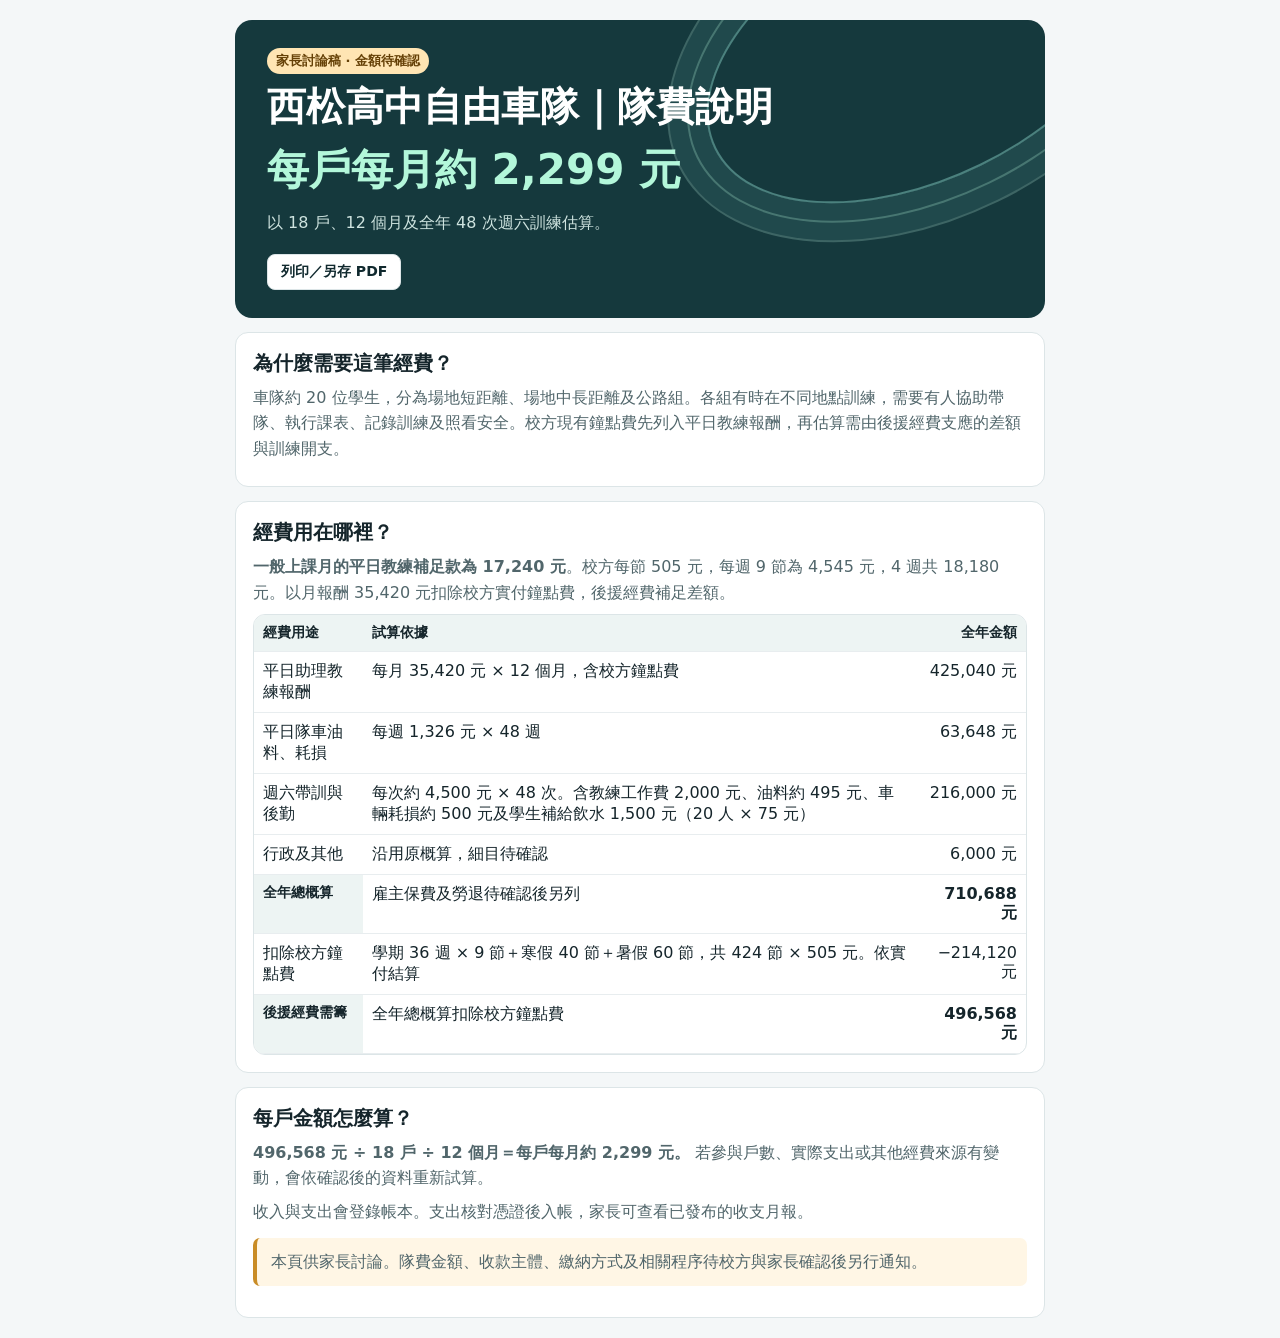
<file: docs/index.html>
<!doctype html>
<html lang="zh-Hant">
<head>
<meta charset="utf-8">
<meta name="viewport" content="width=device-width,initial-scale=1">
<title>家長隊費說明｜西松高中自由車隊</title>
<link rel="stylesheet" href="./style.css">
<style>
main{max-width:850px;margin:auto;padding:20px}section+section{margin-top:14px}.amount{font-size:clamp(27px,5vw,42px);font-weight:800;color:#b3f7da;margin-top:12px}.hero a{color:#b3f7da}.actions{margin-top:12px}td:last-child,th:last-child{text-align:right;min-width:100px}td,th{padding:9px}p{margin:8px 0}article{margin-top:14px}@media print{@page{size:A4;margin:12mm}body,main{background:white;margin:0;padding:0;font-size:12px}h1{font-size:25px}h2{font-size:16px}.hero{padding:10px;background:white;color:#10292e;border:1px solid #aaa}.hero p,.amount{color:#10292e}.hero:after,.actions{display:none}.amount{font-size:24px}.card{padding:8px;break-inside:avoid}td,th{padding:5px}p{line-height:1.4}.tablewrap{overflow:visible}section+section{margin-top:7px}}
</style>
<link rel="manifest" href="./app.webmanifest">
<link rel="apple-touch-icon" href="./icon-192.png">
<meta name="theme-color" content="#10282e">
</head>
<body>
<main>
<section class="hero">
<span class="pill">家長討論稿 · 金額待確認</span>
<h1>西松高中自由車隊｜隊費說明</h1>
<div class="amount">每戶每月約 2,299 元</div>
<p>以 18 戶、12 個月及全年 48 次週六訓練估算。</p>
<div class="actions"><button type="button" onclick="print()">列印／另存 PDF</button></div>
</section>
<section class="card">
<h2>為什麼需要這筆經費？</h2>
<p>車隊約 20 位學生，分為場地短距離、場地中長距離及公路組。各組有時在不同地點訓練，需要有人協助帶隊、執行課表、記錄訓練及照看安全。校方現有鐘點費先列入平日教練報酬，再估算需由後援經費支應的差額與訓練開支。</p>
</section>
<section class="card">
<h2>經費用在哪裡？</h2>
<p><strong>一般上課月的平日教練補足款為 17,240 元</strong>。校方每節 505 元，每週 9 節為 4,545 元，4 週共 18,180 元。以月報酬 35,420 元扣除校方實付鐘點費，後援經費補足差額。</p><div class="tablewrap"><table>
<thead><tr><th>經費用途</th><th>試算依據</th><th>全年金額</th></tr></thead>
<tbody>
<tr><td>平日助理教練報酬</td><td>每月 35,420 元 × 12 個月，含校方鐘點費</td><td>425,040 元</td></tr>
<tr><td>平日隊車油料、耗損</td><td>每週 1,326 元 × 48 週</td><td>63,648 元</td></tr>
<tr><td>週六帶訓與後勤</td><td>每次約 4,500 元 × 48 次。含教練工作費 2,000 元、油料約 495 元、車輛耗損約 500 元及學生補給飲水 1,500 元（20 人 × 75 元）</td><td>216,000 元</td></tr>
<tr><td>行政及其他</td><td>沿用原概算，細目待確認</td><td>6,000 元</td></tr>
<tr><th scope="row">全年總概算</th><td>雇主保費及勞退待確認後另列</td><td><strong>710,688 元</strong></td></tr>
<tr><td>扣除校方鐘點費</td><td>學期 36 週 × 9 節＋寒假 40 節＋暑假 60 節，共 424 節 × 505 元。依實付結算</td><td>−214,120 元</td></tr>
<tr><th scope="row">後援經費需籌</th><td>全年總概算扣除校方鐘點費</td><td><strong>496,568 元</strong></td></tr>
</tbody></table></div>
</section>
<section class="card">
<h2>每戶金額怎麼算？</h2>
<p><strong>496,568 元 ÷ 18 戶 ÷ 12 個月＝每戶每月約 2,299 元。</strong> 若參與戶數、實際支出或其他經費來源有變動，會依確認後的資料重新試算。</p>
<p>收入與支出會登錄帳本。支出核對憑證後入帳，家長可查看已發布的收支月報。</p>
<p class="hint">本頁供家長討論。隊費金額、收款主體、繳納方式及相關程序待校方與家長確認後另行通知。</p>
</section>
</main>
<script>if ('serviceWorker' in navigator) navigator.serviceWorker.register('./sw.js').catch(console.error);</script>
</body>
</html>
</file>
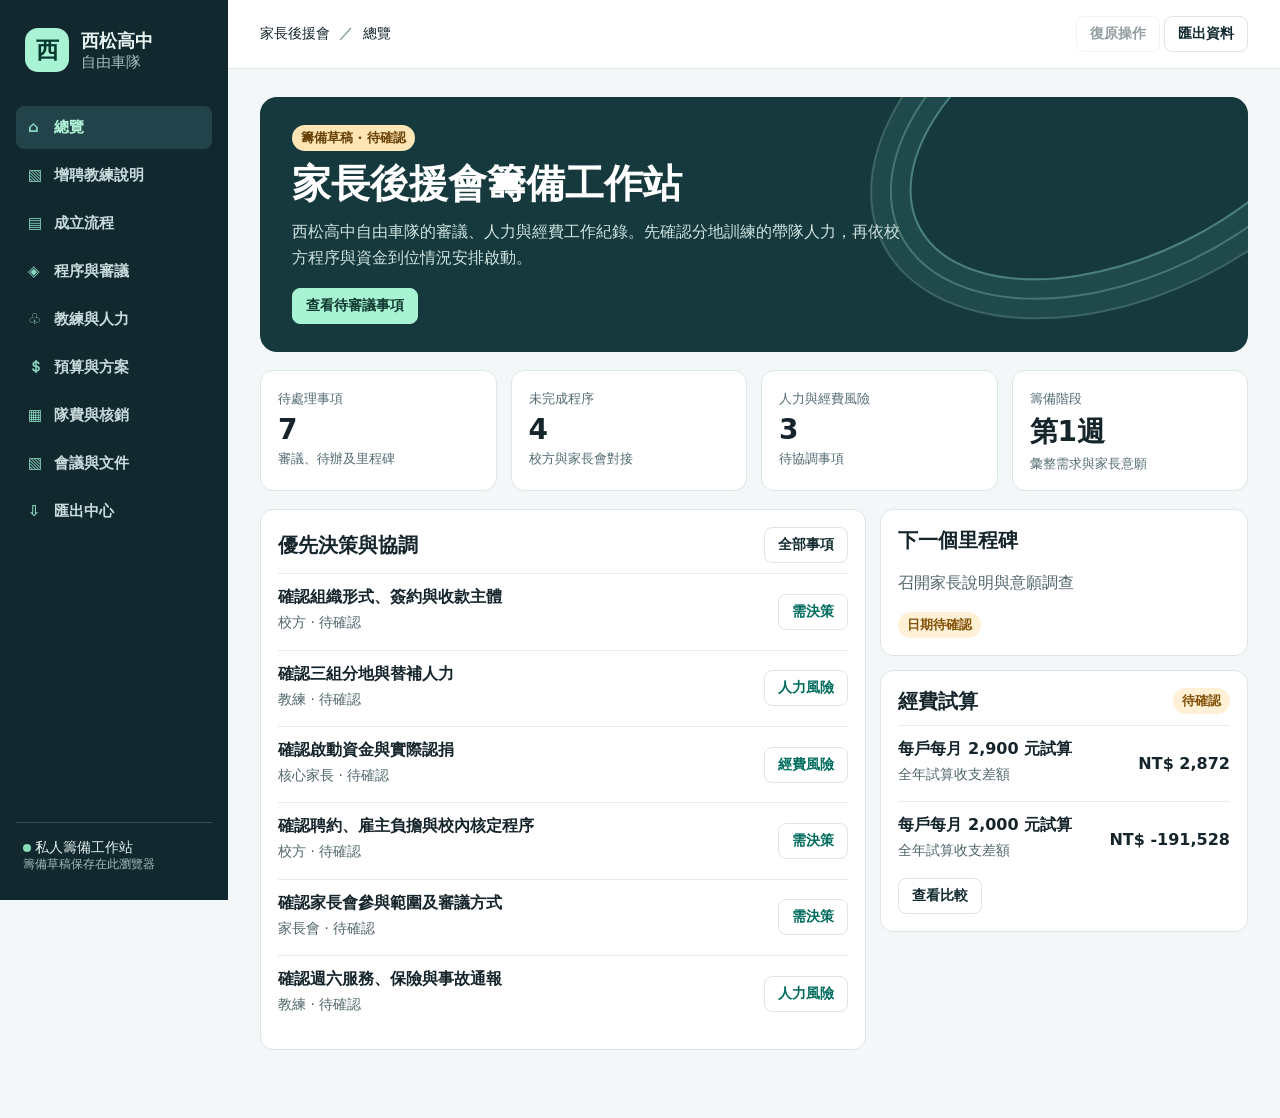
<file: public/index.html>
<!doctype html><html lang="zh-Hant"><meta charset="utf-8"><meta name="viewport" content="width=device-width,initial-scale=1"><title>西松自由車隊｜籌備工作站</title><link rel="stylesheet" href="style.css"><div class="app"><aside><div class="brand"><span class="mark">西</span><div>西松高中<small>自由車隊</small></div></div><nav id="nav"></nav><footer><i></i> 私人籌備工作站<small>籌備草稿保存在此瀏覽器</small></footer></aside><main><header><span>家長後援會 <b>／</b> <span id="crumb"></span></span><div><button id="undo">復原操作</button> <button onclick="go('export')">匯出資料</button></div></header><div id="content"></div></main></div><dialog id="dialog"><form id="form"></form></dialog><div id="toast" role="status"></div><script src="data.js"></script><script src="app.js"></script></html>
</file>
<file: docs/style.css>
:root{font-family:Inter,"Noto Sans TC","PingFang TC",system-ui,sans-serif;color:#15252b;background:#f4f7f8;--line:#dce5e7;--ink:#10292e;--green:#006c5d}*{box-sizing:border-box}body{margin:0}.app{display:grid;grid-template-columns:228px minmax(0,1fr);min-height:100vh}aside{background:#10282e;color:#e7f3f1;padding:28px 16px;display:flex;flex-direction:column;position:sticky;top:0;height:100vh}.brand{display:flex;align-items:center;gap:12px;font-weight:800;font-size:18px;margin:0 9px 34px}.mark{display:grid;place-items:center;background:#a7f3d3;color:#07382f;border-radius:13px;width:44px;height:44px;font-size:23px}.brand small,footer small{display:block;color:#a5babe;font-weight:500}nav{display:grid;gap:5px}button,input,select,textarea{font:inherit}button{cursor:pointer;border:1px solid var(--line);background:white;color:var(--ink);border-radius:8px;padding:8px 13px;font-size:14px;font-weight:650;white-space:nowrap}button:hover{filter:brightness(.95)}button:disabled{opacity:.45;cursor:default}button.primary{color:white;background:var(--green);border-color:var(--green)}nav button{text-align:left;background:transparent;color:#c8dadc;border:0;padding:12px;font-size:15px}nav button.active{background:#22434a;color:#b3f7da}nav button span{display:inline-block;width:26px;color:#8bd7c0}footer{margin-top:auto;padding:16px 7px 0;border-top:1px solid #345159;font-size:14px}footer i{display:inline-block;width:8px;height:8px;background:#88dfb6;border-radius:50%}header{display:flex;align-items:center;justify-content:space-between;gap:8px;background:white;border-bottom:1px solid var(--line);padding:16px 32px;font-size:14px}header b{color:#8aa0a4;margin:0 5px}#content{max-width:1440px;margin:auto;padding:28px 32px 50px}.hero{background:#15393d;color:white;border-radius:17px;padding:28px 32px;position:relative;overflow:hidden}.hero:after{content:"";position:absolute;right:-110px;top:-105px;width:460px;height:260px;border-radius:50%;border:2px solid #4b817e;box-shadow:0 0 0 18px #20494c,0 0 0 20px #477671,0 0 0 38px #20494c,0 0 0 40px #3d6564;transform:rotate(-26deg);pointer-events:none}.hero>*{position:relative;z-index:1}.hero p{color:#cee3df;max-width:620px}.hero .primary{background:#a7f3d3;color:#103930;border-color:#a7f3d3}h1{font-size:clamp(26px,4vw,39px);line-height:1.18;margin:10px 0}h2{font-size:20px;margin:0}h3{font-size:16px;margin:0}.muted,p{color:#51666b;line-height:1.6}.hero p{margin:12px 0 18px}.pill{display:inline-block;background:#ecf1f3;color:#435b63;border-radius:99px;padding:4px 9px;font-size:13px;font-weight:700}.pending{background:#fff0d6;color:#825107}.done{background:#dcf5e9;color:#086247}.flag{background:#fce5df;color:#9a3827}.hero .pill{background:#ffe5b3;color:#664107}.metrics,.grid,.weeks{display:grid;gap:14px;margin:18px 0}.metrics,.weeks{grid-template-columns:repeat(4,minmax(0,1fr))}.grid{grid-template-columns:minmax(0,1.65fr) minmax(0,1fr);align-items:start}.card,.metric{background:white;border:1px solid var(--line);border-radius:13px;padding:17px}.metric strong{display:block;font-size:28px;margin:5px 0 2px}.metric small,.meta{color:#526b71;font-size:13px}.row{padding:13px 0;border-top:1px solid #e7edef;display:flex;gap:10px;justify-content:space-between;align-items:center}.row p{margin:3px 0;font-size:14px}.row:first-of-type{margin-top:12px}.sectionhead,.toolbar,.actions{display:flex;gap:8px;align-items:center;flex-wrap:wrap}.sectionhead{justify-content:space-between;margin-bottom:10px}.toolbar{margin:18px 0}.toolbar input{flex:1;min-width:150px}input,select,textarea{width:100%;background:white;color:var(--ink);border:1px solid #bfcfd1;border-radius:8px;padding:9px}textarea{min-height:95px;resize:vertical}.toolbar select{width:auto;max-width:100%}.tablewrap{overflow:auto;background:white;border:1px solid var(--line);border-radius:12px}table{width:100%;border-collapse:collapse;text-align:left}th,td{padding:12px;border-bottom:1px solid #e8edef;vertical-align:top}th{background:#edf4f3;font-size:14px}td p{margin:5px 0;white-space:pre-wrap;font-size:14px}td:last-child{min-width:140px}dialog{border:1px solid var(--line);border-radius:15px;max-width:650px;width:calc(100% - 24px);max-height:90vh;padding:23px}dialog::backdrop{background:#10282ea0}.fields{display:grid;grid-template-columns:1fr 1fr;gap:13px;margin:15px 0}label{display:block;font-size:14px;font-weight:650}label input,label textarea,label select{margin-top:5px}.wide{grid-column:1/-1}#toast{position:fixed;bottom:20px;right:20px;background:#103e36;color:white;padding:12px 18px;border-radius:8px;display:none}.hint{border-left:4px solid #c98c26;background:#fff6e5;padding:11px 14px;border-radius:7px;margin:14px 0}.exports{display:grid;grid-template-columns:repeat(auto-fit,minmax(230px,1fr));gap:14px}.linklike{color:var(--green)}@media(max-width:1000px){.app{grid-template-columns:180px minmax(0,1fr)}#content,header{padding-left:18px;padding-right:18px}}@media(max-width:720px){.app{display:block}aside{position:static;height:auto;padding:12px}.brand{margin:0 0 9px}nav{display:flex;overflow:auto}nav button{padding:8px}footer{display:none}.grid{grid-template-columns:1fr}.metrics,.weeks{grid-template-columns:repeat(2,minmax(0,1fr))}.hero{padding:20px}.hero:after{opacity:.25}header{flex-wrap:wrap}}

input\[hidden\]{display:none}
</file>
<file: public/style.css>
:root{font-family:Inter,"Noto Sans TC","PingFang TC",system-ui,sans-serif;color:#15252b;background:#f4f7f8;--line:#dce5e7;--ink:#10292e;--green:#006c5d}*{box-sizing:border-box}body{margin:0}.app{display:grid;grid-template-columns:228px minmax(0,1fr);min-height:100vh}aside{background:#10282e;color:#e7f3f1;padding:28px 16px;display:flex;flex-direction:column;position:sticky;top:0;height:100vh}.brand{display:flex;align-items:center;gap:12px;font-weight:800;font-size:18px;margin:0 9px 34px}.mark{display:grid;place-items:center;background:#a7f3d3;color:#07382f;border-radius:13px;width:44px;height:44px;font-size:23px}.brand small,footer small{display:block;color:#a5babe;font-weight:500}nav{display:grid;gap:5px}button,input,select,textarea{font:inherit}button{cursor:pointer;border:1px solid var(--line);background:white;color:var(--ink);border-radius:8px;padding:8px 13px;font-size:14px;font-weight:650;white-space:nowrap}button:hover{filter:brightness(.95)}button:disabled{opacity:.45;cursor:default}button.primary{color:white;background:var(--green);border-color:var(--green)}nav button{text-align:left;background:transparent;color:#c8dadc;border:0;padding:12px;font-size:15px}nav button.active{background:#22434a;color:#b3f7da}nav button span{display:inline-block;width:26px;color:#8bd7c0}footer{margin-top:auto;padding:16px 7px 0;border-top:1px solid #345159;font-size:14px}footer i{display:inline-block;width:8px;height:8px;background:#88dfb6;border-radius:50%}header{display:flex;align-items:center;justify-content:space-between;gap:8px;background:white;border-bottom:1px solid var(--line);padding:16px 32px;font-size:14px}header b{color:#8aa0a4;margin:0 5px}#content{max-width:1440px;margin:auto;padding:28px 32px 50px}.hero{background:#15393d;color:white;border-radius:17px;padding:28px 32px;position:relative;overflow:hidden}.hero:after{content:"";position:absolute;right:-110px;top:-105px;width:460px;height:260px;border-radius:50%;border:2px solid #4b817e;box-shadow:0 0 0 18px #20494c,0 0 0 20px #477671,0 0 0 38px #20494c,0 0 0 40px #3d6564;transform:rotate(-26deg);pointer-events:none}.hero>*{position:relative;z-index:1}.hero p{color:#cee3df;max-width:620px}.hero .primary{background:#a7f3d3;color:#103930;border-color:#a7f3d3}h1{font-size:clamp(26px,4vw,39px);line-height:1.18;margin:10px 0}h2{font-size:20px;margin:0}h3{font-size:16px;margin:0}.muted,p{color:#51666b;line-height:1.6}.hero p{margin:12px 0 18px}.pill{display:inline-block;background:#ecf1f3;color:#435b63;border-radius:99px;padding:4px 9px;font-size:13px;font-weight:700}.pending{background:#fff0d6;color:#825107}.done{background:#dcf5e9;color:#086247}.flag{background:#fce5df;color:#9a3827}.hero .pill{background:#ffe5b3;color:#664107}.metrics,.grid,.weeks{display:grid;gap:14px;margin:18px 0}.metrics,.weeks{grid-template-columns:repeat(4,minmax(0,1fr))}.grid{grid-template-columns:minmax(0,1.65fr) minmax(0,1fr);align-items:start}.card,.metric{background:white;border:1px solid var(--line);border-radius:13px;padding:17px}.metric strong{display:block;font-size:28px;margin:5px 0 2px}.metric small,.meta{color:#526b71;font-size:13px}.row{padding:13px 0;border-top:1px solid #e7edef;display:flex;gap:10px;justify-content:space-between;align-items:center}.row p{margin:3px 0;font-size:14px}.row:first-of-type{margin-top:12px}.sectionhead,.toolbar,.actions{display:flex;gap:8px;align-items:center;flex-wrap:wrap}.sectionhead{justify-content:space-between;margin-bottom:10px}.toolbar{margin:18px 0}.toolbar input{flex:1;min-width:150px}input,select,textarea{width:100%;background:white;color:var(--ink);border:1px solid #bfcfd1;border-radius:8px;padding:9px}textarea{min-height:95px;resize:vertical}.toolbar select{width:auto;max-width:100%}.tablewrap{overflow:auto;background:white;border:1px solid var(--line);border-radius:12px}table{width:100%;border-collapse:collapse;text-align:left}th,td{padding:12px;border-bottom:1px solid #e8edef;vertical-align:top}th{background:#edf4f3;font-size:14px}td p{margin:5px 0;white-space:pre-wrap;font-size:14px}td:last-child{min-width:140px}dialog{border:1px solid var(--line);border-radius:15px;max-width:650px;width:calc(100% - 24px);max-height:90vh;padding:23px}dialog::backdrop{background:#10282ea0}.fields{display:grid;grid-template-columns:1fr 1fr;gap:13px;margin:15px 0}label{display:block;font-size:14px;font-weight:650}label input,label textarea,label select{margin-top:5px}.wide{grid-column:1/-1}#toast{position:fixed;bottom:20px;right:20px;background:#103e36;color:white;padding:12px 18px;border-radius:8px;display:none}.hint{border-left:4px solid #c98c26;background:#fff6e5;padding:11px 14px;border-radius:7px;margin:14px 0}.exports{display:grid;grid-template-columns:repeat(auto-fit,minmax(230px,1fr));gap:14px}.linklike{color:var(--green)}@media(max-width:1000px){.app{grid-template-columns:180px minmax(0,1fr)}#content,header{padding-left:18px;padding-right:18px}}@media(max-width:720px){.app{display:block}aside{position:static;height:auto;padding:12px}.brand{margin:0 0 9px}nav{display:flex;overflow:auto}nav button{padding:8px}footer{display:none}.grid{grid-template-columns:1fr}.metrics,.weeks{grid-template-columns:repeat(2,minmax(0,1fr))}.hero{padding:20px}.hero:after{opacity:.25}header{flex-wrap:wrap}}

input\[hidden\]{display:none}
</file>
